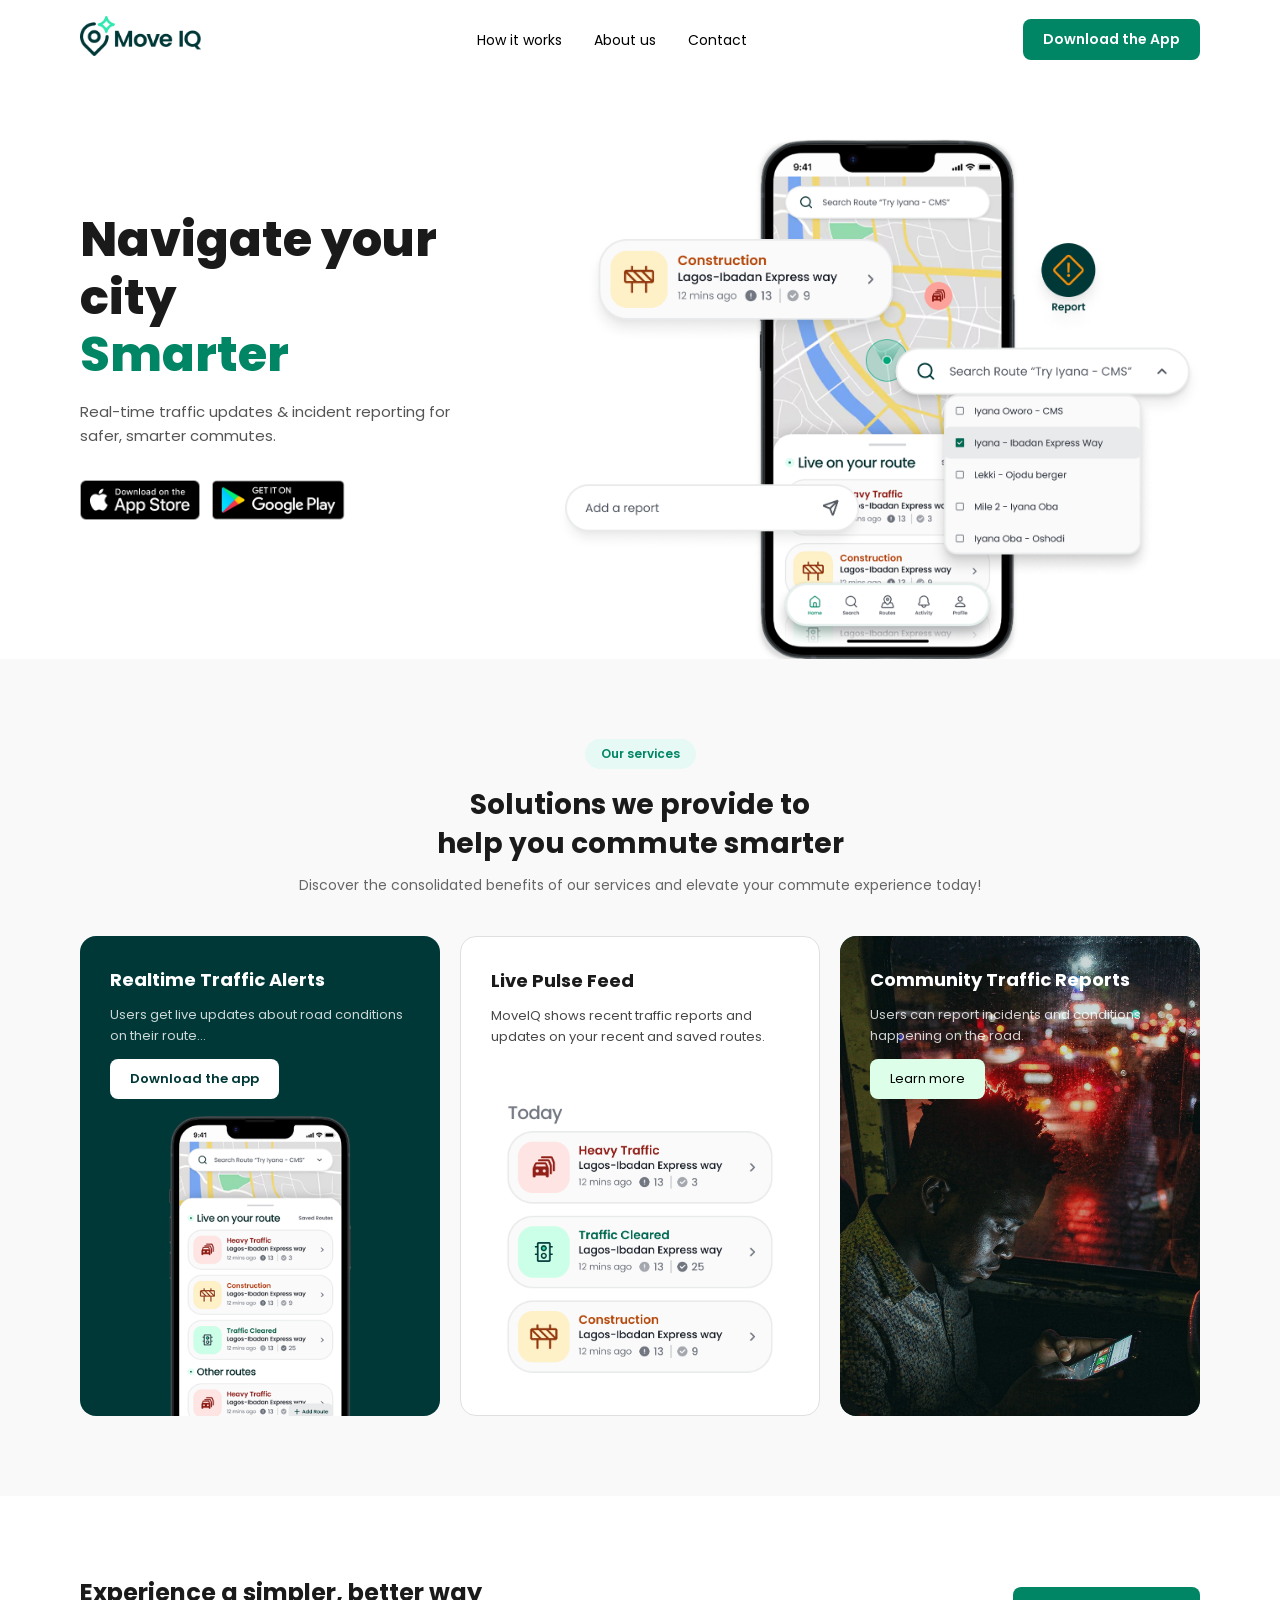
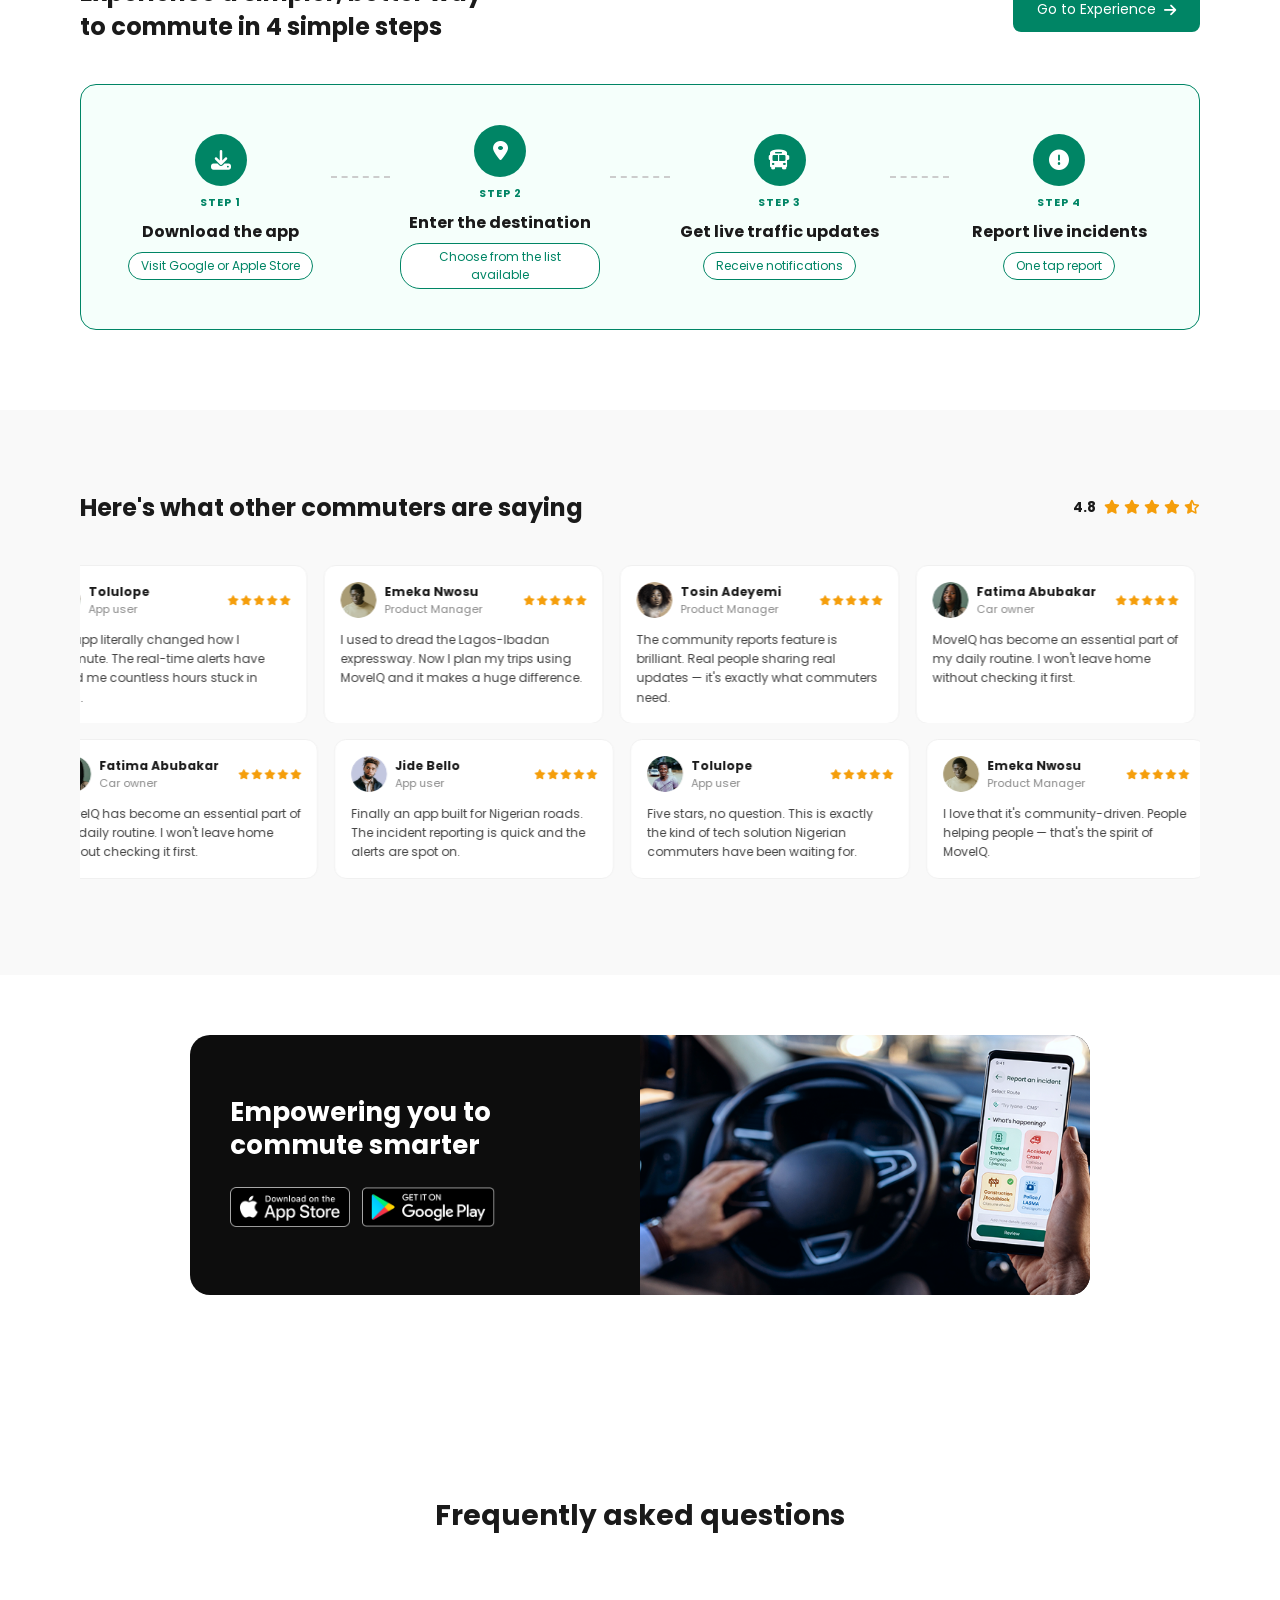
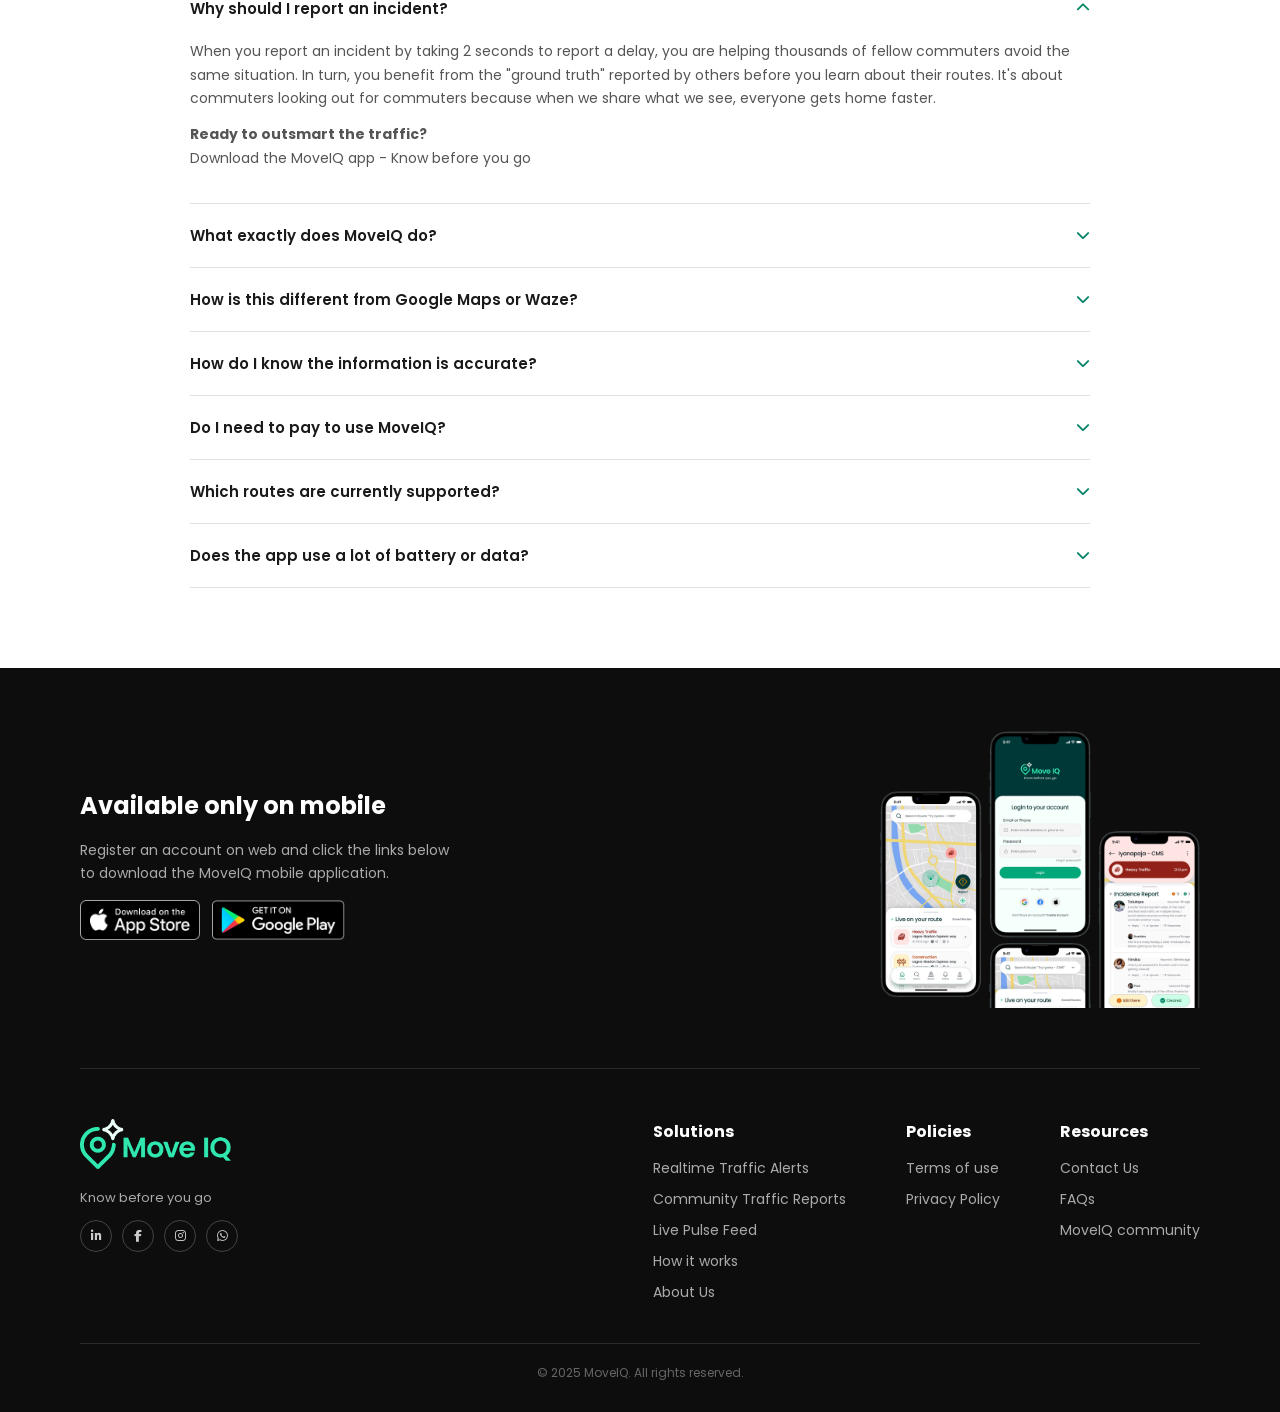
<file: index.html>
<!DOCTYPE html>
<html lang="en">
<head>
  <meta charset="UTF-8" />
  <meta name="viewport" content="width=device-width, initial-scale=1.0"/>
  <title>MoveIQ - Navigate your city Smarter</title>
  <link href="https://fonts.googleapis.com/css2?family=Poppins:wght@400;500;600;700;800&display=swap" rel="stylesheet">
  <link rel="stylesheet" href="style.css" />
  <link rel="stylesheet" href="https://cdnjs.cloudflare.com/ajax/libs/font-awesome/6.5.0/css/all.min.css" />
</head>
<body>

  <!-- NAVBAR -->
  <nav class="navbar">
    <div class="nav-container">
      <a href="#" class="nav-logo">
        <img src="logo.png" alt="MoveIQ Logo" />
      </a>
      <ul class="nav-links">
  <li><a href="How it works.html">How it works</a></li>
  <li><a href="about.html">About us</a></li>
  <li><a href="about.html#contact">Contact</a></li>
</ul>
      <a href="https://drive.google.com/drive/folders/1GavteM7Zzd3spjAyJ759Hu1LQ2ftnLMX?usp=sharing" class="btn-primary">Download the App</a>
      <button class="hamburger" onclick="document.getElementById('mobileMenu').classList.toggle('open')">
        <i class="fas fa-bars"></i>
      </button>
    </div>
    <div class="mobile-menu" id="mobileMenu">
      <ul>
        <li><a href="How it works.html">How it works</a></li>
        <li><a href="about.html">About us</a></li>
        <li><a href="about.html#contact">Contact</a></li>
        <li><a href="https://drive.google.com/drive/folders/1GavteM7Zzd3spjAyJ759Hu1LQ2ftnLMX?usp=sharing" class="btn-primary">Download the App</a></li>
      </ul>
    </div>
  </nav>

  <!-- HERO SECTION -->
  <section class="hero">
    <div class="hero-container">
      <div class="hero-text">
        <h1>Navigate your city<br/><span class="hero-accent">Smarter</span></h1>
        <p>Real-time traffic updates & incident reporting for safer, smarter commutes.</p>
        <div class="store-buttons">
          <a href="#"><img src="appstore.png" alt="App Store" /></a>
          <a href="#"><img src="googleplay.png" alt="Google Play" /></a>
        </div>
      </div>
      <div class="hero-image">
        <img src="Hero Photo.png" alt="MoveIQ App" />
      </div>
    </div>
  </section>

  <!-- SERVICES SECTION -->
  <section class="services">
    <div class="services-container">
      <span class="section-tag">Our services</span>
      <h2>Solutions we provide to<br/>help you commute smarter</h2>
      <p class="section-sub">Discover the consolidated benefits of our services and elevate your commute experience today!</p>

      <div class="services-grid">

        <!-- Card 1 -->
        <div class="service-card dark">
          <h3>Realtime Traffic Alerts</h3>
          <p>Users get live updates about road conditions on their route...</p>
          <a href="https://drive.google.com/drive/folders/1GavteM7Zzd3spjAyJ759Hu1LQ2ftnLMX?usp=sharing" class="btn-white">Download the app</a>
          <div class="service-image">
            <img src="service-phone1.png" alt="Traffic Alerts" />
          </div>
        </div>

        <!-- Card 2 -->
<div class="service-card light">
  <h3>Live Pulse Feed</h3>
  <p>MoveIQ shows recent traffic reports and updates on your recent and saved routes.</p>
  <div class="service-image">
    <img src="pulse-feed.png" alt="Live Pulse Feed" />
  </div>
</div>
        

        <!-- Card 3 -->
        <div class="service-card dark image-bg">
          <h3>Community Traffic Reports</h3>
          <p>Users can report incidents and conditions happening on the road.</p>
          <a href="#" class="btn-outline">Learn more</a>
          <div class="service-overlay-img">
            <img src="service-community.png" alt="Community" />
          </div>
        </div>

      </div>
    </div>
  </section>

  <!-- 4 STEPS SECTION -->
  <section class="steps-section">
    <div class="steps-container">
      <div class="steps-header">
        <h2>Experience a simpler, better way<br/>to commute in 4 simple steps</h2>
        <a href="How it works.html" class="btn-go">Go to Experience <i class="fas fa-arrow-right"></i></a>
      </div>
      <div class="steps-card">
        <div class="step">
          <div class="step-icon"><i class="fas fa-download"></i></div>
          <div class="step-label">STEP 1</div>
          <div class="step-title">Download the app</div>
          <div class="step-sub">Visit Google or Apple Store</div>
        </div>
        <div class="step-divider"></div>
        <div class="step">
          <div class="step-icon"><i class="fas fa-location-dot"></i></div>
          <div class="step-label">STEP 2</div>
          <div class="step-title">Enter the destination</div>
          <div class="step-sub">Choose from the list available</div>
        </div>
        <div class="step-divider"></div>
        <div class="step">
          <div class="step-icon"><i class="fas fa-bus"></i></div>
          <div class="step-label">STEP 3</div>
          <div class="step-title">Get live traffic updates</div>
          <div class="step-sub">Receive notifications</div>
        </div>
        <div class="step-divider"></div>
        <div class="step">
          <div class="step-icon"><i class="fas fa-circle-exclamation"></i></div>
          <div class="step-label">STEP 4</div>
          <div class="step-title">Report live incidents</div>
          <div class="step-sub">One tap report</div>
        </div>
      </div>
    </div>
  </section>

    <!-- TESTIMONIALS SECTION -->
  <section class="testimonials">
    <div class="testimonials-container">
      <div class="testimonials-header">
        <h2>Here's what other commuters are saying</h2>
        <div class="rating">
          <span>4.8</span>
          <i class="fas fa-star"></i>
          <i class="fas fa-star"></i>
          <i class="fas fa-star"></i>
          <i class="fas fa-star"></i>
          <i class="fas fa-star-half-alt"></i>
        </div>
      </div>

      <!-- ROW 1 -->
      <div class="testimonials-track-wrapper">
        <div class="testimonials-track" id="track1">
          <div class="testimonial-card">
            <div class="testimonial-top">
              <img src="Tolulopeimage.png" alt="Tolulope" class="testimonial-avatar"/>
              <div><p class="testimonial-name">Tolulope</p><p class="testimonial-role">App user</p></div>
              <div class="testimonial-stars"><i class="fas fa-star"></i><i class="fas fa-star"></i><i class="fas fa-star"></i><i class="fas fa-star"></i><i class="fas fa-star"></i></div>
            </div>
            <p class="testimonial-text">This app literally changed how I commute. The real-time alerts have saved me countless hours stuck in traffic.</p>
          </div>
          <div class="testimonial-card">
            <div class="testimonial-top">
              <img src="Emeka.png" alt="Emeka Nwosu" class="testimonial-avatar"/>
              <div><p class="testimonial-name">Emeka Nwosu</p><p class="testimonial-role">Product Manager</p></div>
              <div class="testimonial-stars"><i class="fas fa-star"></i><i class="fas fa-star"></i><i class="fas fa-star"></i><i class="fas fa-star"></i><i class="fas fa-star"></i></div>
            </div>
            <p class="testimonial-text">I used to dread the Lagos-Ibadan expressway. Now I plan my trips using MoveIQ and it makes a huge difference.</p>
          </div>
          <div class="testimonial-card">
            <div class="testimonial-top">
              <img src="Tosinimg.png" alt="Tosin Adeyemi" class="testimonial-avatar"/>
              <div><p class="testimonial-name">Tosin Adeyemi</p><p class="testimonial-role">Product Manager</p></div>
              <div class="testimonial-stars"><i class="fas fa-star"></i><i class="fas fa-star"></i><i class="fas fa-star"></i><i class="fas fa-star"></i><i class="fas fa-star"></i></div>
            </div>
            <p class="testimonial-text">The community reports feature is brilliant. Real people sharing real updates — it's exactly what commuters need.</p>
          </div>
          <div class="testimonial-card">
            <div class="testimonial-top">
              <img src="Fatimaimage.png" alt="Fatima Abubakar" class="testimonial-avatar"/>
              <div><p class="testimonial-name">Fatima Abubakar</p><p class="testimonial-role">Car owner</p></div>
              <div class="testimonial-stars"><i class="fas fa-star"></i><i class="fas fa-star"></i><i class="fas fa-star"></i><i class="fas fa-star"></i><i class="fas fa-star"></i></div>
            </div>
            <p class="testimonial-text">MoveIQ has become an essential part of my daily routine. I won't leave home without checking it first.</p>
          </div>
          <div class="testimonial-card">
            <div class="testimonial-top">
              <img src="avatar1.png" alt="Chidi Okoro" class="testimonial-avatar"/>
              <div><p class="testimonial-name">Chidi Okoro</p><p class="testimonial-role">Daily commuter</p></div>
              <div class="testimonial-stars"><i class="fas fa-star"></i><i class="fas fa-star"></i><i class="fas fa-star"></i><i class="fas fa-star"></i><i class="fas fa-star"></i></div>
            </div>
            <p class="testimonial-text">Simple, fast, and accurate. Best commute app I've used so far and I've tried many others.</p>
          </div>
          <div class="testimonial-card">
            <div class="testimonial-top">
              <img src="Jide.png" alt="Jide Bello" class="testimonial-avatar"/>
              <div><p class="testimonial-name">Jide Bello</p><p class="testimonial-role">App user</p></div>
              <div class="testimonial-stars"><i class="fas fa-star"></i><i class="fas fa-star"></i><i class="fas fa-star"></i><i class="fas fa-star"></i><i class="fas fa-star"></i></div>
            </div>
            <p class="testimonial-text">Finally an app built for Nigerian roads. The incident reporting is quick and the alerts are spot on.</p>
          </div>
          <!-- Duplicates for infinite scroll -->
          <div class="testimonial-card">
            <div class="testimonial-top">
              <img src="Tolulopeimage.png" alt="Tolulope" class="testimonial-avatar"/>
              <div><p class="testimonial-name">Tolulope</p><p class="testimonial-role">App user</p></div>
              <div class="testimonial-stars"><i class="fas fa-star"></i><i class="fas fa-star"></i><i class="fas fa-star"></i><i class="fas fa-star"></i><i class="fas fa-star"></i></div>
            </div>
            <p class="testimonial-text">This app literally changed how I commute. The real-time alerts have saved me countless hours stuck in traffic.</p>
          </div>
          <div class="testimonial-card">
            <div class="testimonial-top">
              <img src="Emeka.png" alt="Emeka Nwosu" class="testimonial-avatar"/>
              <div><p class="testimonial-name">Emeka Nwosu</p><p class="testimonial-role">Product Manager</p></div>
              <div class="testimonial-stars"><i class="fas fa-star"></i><i class="fas fa-star"></i><i class="fas fa-star"></i><i class="fas fa-star"></i><i class="fas fa-star"></i></div>
            </div>
            <p class="testimonial-text">I used to dread the Lagos-Ibadan expressway. Now I plan my trips using MoveIQ and it makes a huge difference.</p>
          </div>
          <div class="testimonial-card">
            <div class="testimonial-top">
              <img src="Tosinimg.png" alt="Tosin Adeyemi" class="testimonial-avatar"/>
              <div><p class="testimonial-name">Tosin Adeyemi</p><p class="testimonial-role">Product Manager</p></div>
              <div class="testimonial-stars"><i class="fas fa-star"></i><i class="fas fa-star"></i><i class="fas fa-star"></i><i class="fas fa-star"></i><i class="fas fa-star"></i></div>
            </div>
            <p class="testimonial-text">The community reports feature is brilliant. Real people sharing real updates — it's exactly what commuters need.</p>
          </div>
        </div>
      </div>

      <!-- ROW 2 (desktop only) -->
      <div class="testimonials-track-wrapper desktop-only">
        <div class="testimonials-track" id="track2">
          <div class="testimonial-card">
            <div class="testimonial-top">
              <img src="Fatimaimage.png" alt="Fatima Abubakar" class="testimonial-avatar"/>
              <div><p class="testimonial-name">Fatima Abubakar</p><p class="testimonial-role">Car owner</p></div>
              <div class="testimonial-stars"><i class="fas fa-star"></i><i class="fas fa-star"></i><i class="fas fa-star"></i><i class="fas fa-star"></i><i class="fas fa-star"></i></div>
            </div>
            <p class="testimonial-text">MoveIQ has become an essential part of my daily routine. I won't leave home without checking it first.</p>
          </div>
          <div class="testimonial-card">
            <div class="testimonial-top">
              <img src="Jide.png" alt="Jide Bello" class="testimonial-avatar"/>
              <div><p class="testimonial-name">Jide Bello</p><p class="testimonial-role">App user</p></div>
              <div class="testimonial-stars"><i class="fas fa-star"></i><i class="fas fa-star"></i><i class="fas fa-star"></i><i class="fas fa-star"></i><i class="fas fa-star"></i></div>
            </div>
            <p class="testimonial-text">Finally an app built for Nigerian roads. The incident reporting is quick and the alerts are spot on.</p>
          </div>
          <div class="testimonial-card">
            <div class="testimonial-top">
              <img src="Tolulopeimage.png" alt="Tolulope" class="testimonial-avatar"/>
              <div><p class="testimonial-name">Tolulope</p><p class="testimonial-role">App user</p></div>
              <div class="testimonial-stars"><i class="fas fa-star"></i><i class="fas fa-star"></i><i class="fas fa-star"></i><i class="fas fa-star"></i><i class="fas fa-star"></i></div>
            </div>
            <p class="testimonial-text">Five stars, no question. This is exactly the kind of tech solution Nigerian commuters have been waiting for.</p>
          </div>
          <div class="testimonial-card">
            <div class="testimonial-top">
              <img src="Emeka.png" alt="Emeka Nwosu" class="testimonial-avatar"/>
              <div><p class="testimonial-name">Emeka Nwosu</p><p class="testimonial-role">Product Manager</p></div>
              <div class="testimonial-stars"><i class="fas fa-star"></i><i class="fas fa-star"></i><i class="fas fa-star"></i><i class="fas fa-star"></i><i class="fas fa-star"></i></div>
            </div>
            <p class="testimonial-text">I love that it's community-driven. People helping people — that's the spirit of MoveIQ.</p>
          </div>
          <div class="testimonial-card">
            <div class="testimonial-top">
              <img src="avatar1.png" alt="Chidi Okoro" class="testimonial-avatar"/>
              <div><p class="testimonial-name">Chidi Okoro</p><p class="testimonial-role">Daily commuter</p></div>
              <div class="testimonial-stars"><i class="fas fa-star"></i><i class="fas fa-star"></i><i class="fas fa-star"></i><i class="fas fa-star"></i><i class="fas fa-star"></i></div>
            </div>
            <p class="testimonial-text">Saved me from a 3-hour traffic jam last week. The early warning system is incredibly accurate.</p>
          </div>
          <div class="testimonial-card">
            <div class="testimonial-top">
              <img src="Tosinimg.png" alt="Tosin Adeyemi" class="testimonial-avatar"/>
              <div><p class="testimonial-name">Tosin Adeyemi</p><p class="testimonial-role">Product Manager</p></div>
              <div class="testimonial-stars"><i class="fas fa-star"></i><i class="fas fa-star"></i><i class="fas fa-star"></i><i class="fas fa-star"></i><i class="fas fa-star"></i></div>
            </div>
            <p class="testimonial-text">As someone who drives daily, this app is now non-negotiable for me. It just works every single time.</p>
          </div>
          <!-- Duplicates for infinite scroll -->
          <div class="testimonial-card">
            <div class="testimonial-top">
              <img src="Fatimaimage.png" alt="Fatima Abubakar" class="testimonial-avatar"/>
              <div><p class="testimonial-name">Fatima Abubakar</p><p class="testimonial-role">Car owner</p></div>
              <div class="testimonial-stars"><i class="fas fa-star"></i><i class="fas fa-star"></i><i class="fas fa-star"></i><i class="fas fa-star"></i><i class="fas fa-star"></i></div>
            </div>
            <p class="testimonial-text">MoveIQ has become an essential part of my daily routine. I won't leave home without checking it first.</p>
          </div>
          <div class="testimonial-card">
            <div class="testimonial-top">
              <img src="Jide.png" alt="Jide Bello" class="testimonial-avatar"/>
              <div><p class="testimonial-name">Jide Bello</p><p class="testimonial-role">App user</p></div>
              <div class="testimonial-stars"><i class="fas fa-star"></i><i class="fas fa-star"></i><i class="fas fa-star"></i><i class="fas fa-star"></i><i class="fas fa-star"></i></div>
            </div>
            <p class="testimonial-text">Finally an app built for Nigerian roads. The incident reporting is quick and the alerts are spot on.</p>
          </div>
          <div class="testimonial-card">
            <div class="testimonial-top">
              <img src="Tolulopeimage.png" alt="Tolulope" class="testimonial-avatar"/>
              <div><p class="testimonial-name">Tolulope</p><p class="testimonial-role">App user</p></div>
              <div class="testimonial-stars"><i class="fas fa-star"></i><i class="fas fa-star"></i><i class="fas fa-star"></i><i class="fas fa-star"></i><i class="fas fa-star"></i></div>
            </div>
            <p class="testimonial-text">Five stars, no question. This is exactly the kind of tech solution Nigerian commuters have been waiting for.</p>
          </div>
        </div>
      </div>

    </div>
  </section>

  <!-- CTA BANNER -->
  <div class="cta-banner-wrapper">
  <section class="cta-banner">
    <div class="cta-content">
      <h2>Empowering you to<br/>commute smarter</h2>
      <div class="cta-image mobile-only">
        <img src="cta-driver.png" alt="Driver using MoveIQ" />
      </div>
      <div class="store-buttons">
        <a href="#"><img src="appstore.png" alt="App Store" /></a>
        <a href="#"><img src="googleplay.png" alt="Google Play" /></a>
      </div>
    </div>
    <div class="cta-image desktop-cta-image">
      <img src="cta-driver.png" alt="Driver using MoveIQ" />
    </div>
  </section>
  </div>

  <!-- FAQ SECTION -->
  <section class="faq-section" id = 'Frequently asked questions1'>
    <div class="faq-container">
      <h2>Frequently asked questions</h2>

      <div class="faq-list">

        <div class="faq-item open">
          <div class="faq-question">
            <span>Why should I report an incident?</span>
            <i class="fas fa-chevron-up"></i>
          </div>
          <div class="faq-answer">
            <p>When you report an incident by taking 2 seconds to report a delay, you are helping thousands of fellow commuters avoid the same situation. In turn, you benefit from the "ground truth" reported by others before you learn about their routes. It's about commuters looking out for commuters because when we share what we see, everyone gets home faster.</p>
            <p><strong>Ready to outsmart the traffic?</strong><br/>Download the MoveIQ app - Know before you go</p>
          </div>
        </div>

        <div class="faq-item">
          <div class="faq-question">
            <span>What exactly does MoveIQ do?</span>
            <i class="fas fa-chevron-down"></i>
          </div>
          <div class="faq-answer">
            <p>MoveIQ is a community-driven traffic reporting platform that provides real-time updates on road conditions, incidents, and traffic situations across major Nigerian routes.</p>
          </div>
        </div>

        <div class="faq-item">
          <div class="faq-question">
            <span>How is this different from Google Maps or Waze?</span>
            <i class="fas fa-chevron-down"></i>
          </div>
          <div class="faq-answer">
            <p>Unlike Google Maps or Waze, MoveIQ is built specifically for Nigerian roads and commuters, with hyperlocal incident reporting and a community focused on Nigerian routes.</p>
          </div>
        </div>

        <div class="faq-item">
          <div class="faq-question">
            <span>How do I know the information is accurate?</span>
            <i class="fas fa-chevron-down"></i>
          </div>
          <div class="faq-answer">
            <p>All reports are verified through a community upvote system. The more people confirm an incident, the more reliable it becomes. Outdated reports are automatically flagged.</p>
          </div>
        </div>

        <div class="faq-item">
          <div class="faq-question">
            <span>Do I need to pay to use MoveIQ?</span>
            <i class="fas fa-chevron-down"></i>
          </div>
          <div class="faq-answer">
            <p>No, MoveIQ is completely free to download and use. Our mission is to make commuting better for everyone.</p>
          </div>
        </div>

        <div class="faq-item">
          <div class="faq-question">
            <span>Which routes are currently supported?</span>
            <i class="fas fa-chevron-down"></i>
          </div>
          <div class="faq-answer">
            <p>We currently support 10 major high-density transit routes across Lagos and Abuja, with plans to expand to more cities soon.</p>
          </div>
        </div>

        <div class="faq-item">
          <div class="faq-question">
            <span>Does the app use a lot of battery or data?</span>
            <i class="fas fa-chevron-down"></i>
          </div>
          <div class="faq-answer">
            <p>MoveIQ is optimized to use minimal data and battery. It only fetches updates when you're actively using the app or when a critical alert needs to be pushed to you.</p>
          </div>
        </div>

      </div>
    </div>
  </section>

  <!-- FOOTER -->
  <footer class="footer">

    <div class="footer-cta">
      <div class="footer-cta-left">
        <h2>Available only on mobile</h2>
        <p>Register an account on web and click the links below to download the MoveIQ mobile application.</p>
        <div class="store-buttons">
          <a href="#"><img src="appstore.png" alt="App Store" /></a>
          <a href="#"><img src="googleplay.png" alt="Google Play" /></a>
        </div>
      </div>
      <div class="footer-cta-right">
        <img src="phone-mockup.png" alt="App mockup" class="mockup-img" />
      </div>
    </div>

    <div class="footer-main">
      <div class="footer-brand">
        <div class="footer-logo"><img src="footer-logo.png" alt="MoveIQ" /></div>
        <p class="footer-tagline">Know before you go</p>
        <div class="footer-socials">
          <a href="#"><i class="fab fa-linkedin-in"></i></a>
          <a href="#"><i class="fab fa-facebook-f"></i></a>
          <a href="#"><i class="fab fa-instagram"></i></a>
          <a href="#"><i class="fab fa-whatsapp"></i></a>
        </div>
      </div>

      <div class="footer-links">
        <div class="footer-col">
          <h4>Solutions</h4>
          <a href="How it works.html#Realtime">Realtime Traffic Alerts</a>
          <a href="How it works.html#Community">Community Traffic Reports</a>
          <a href="How it works.html#Live">Live Pulse Feed</a>
          <a href="How it works.html">How it works</a>
          <a href="about.html">About Us</a>
        </div>
        <div class="footer-col">
          <h4>Policies</h4>
          <a href="#">Terms of use</a>
          <a href="#">Privacy Policy</a>
        </div>
        <div class="footer-col">
          <h4>Resources</h4>
          <a href="about.html#contact">Contact Us</a>
          <a href="#Frequently asked questions1">FAQs</a>
          <a href="#">MoveIQ community</a>
        </div>
      </div>
    </div>

    <div class="footer-bottom">
      <p>© 2025 MoveIQ. All rights reserved.</p>
    </div>

  </footer>

  <script>
    // Testimonials auto scroll
    const tracks = document.querySelectorAll('.testimonials-track');
    const speeds = [0.5, 0.4];
    let positions = [0, 0];
    let paused = false;
    let animFrame;

    function animate() {
      tracks.forEach((track, i) => {
        if (!paused) {
          positions[i] -= speeds[i];
          const half = track.scrollWidth / 2;
          if (Math.abs(positions[i]) >= half) {
            positions[i] = 0;
          }
          track.style.transform = `translateX(${positions[i]}px)`;
        }
      });
      animFrame = requestAnimationFrame(animate);
    }

    animate();

    // Pause on hover (desktop)
    document.querySelector('.testimonials').addEventListener('mouseenter', () => paused = true);
    document.querySelector('.testimonials').addEventListener('mouseleave', () => paused = false);

    // Pause on touch (mobile)
    document.querySelector('.testimonials').addEventListener('touchstart', () => paused = true);
    document.querySelector('.testimonials').addEventListener('touchend', () => paused = false);
  </script>
  <script>
    // FAQ Accordion
    const faqItems = document.querySelectorAll('.faq-item');
    faqItems.forEach(item => {
      const question = item.querySelector('.faq-question');
      question.addEventListener('click', () => {
        const isOpen = item.classList.contains('open');
        faqItems.forEach(i => {
          i.classList.remove('open');
          i.querySelector('.faq-question i').className = 'fas fa-chevron-down';
        });
        if (!isOpen) {
          item.classList.add('open');
          item.querySelector('.faq-question i').className = 'fas fa-chevron-up';
        }
      });
    });
  </script>

</body>
</html>
</file>
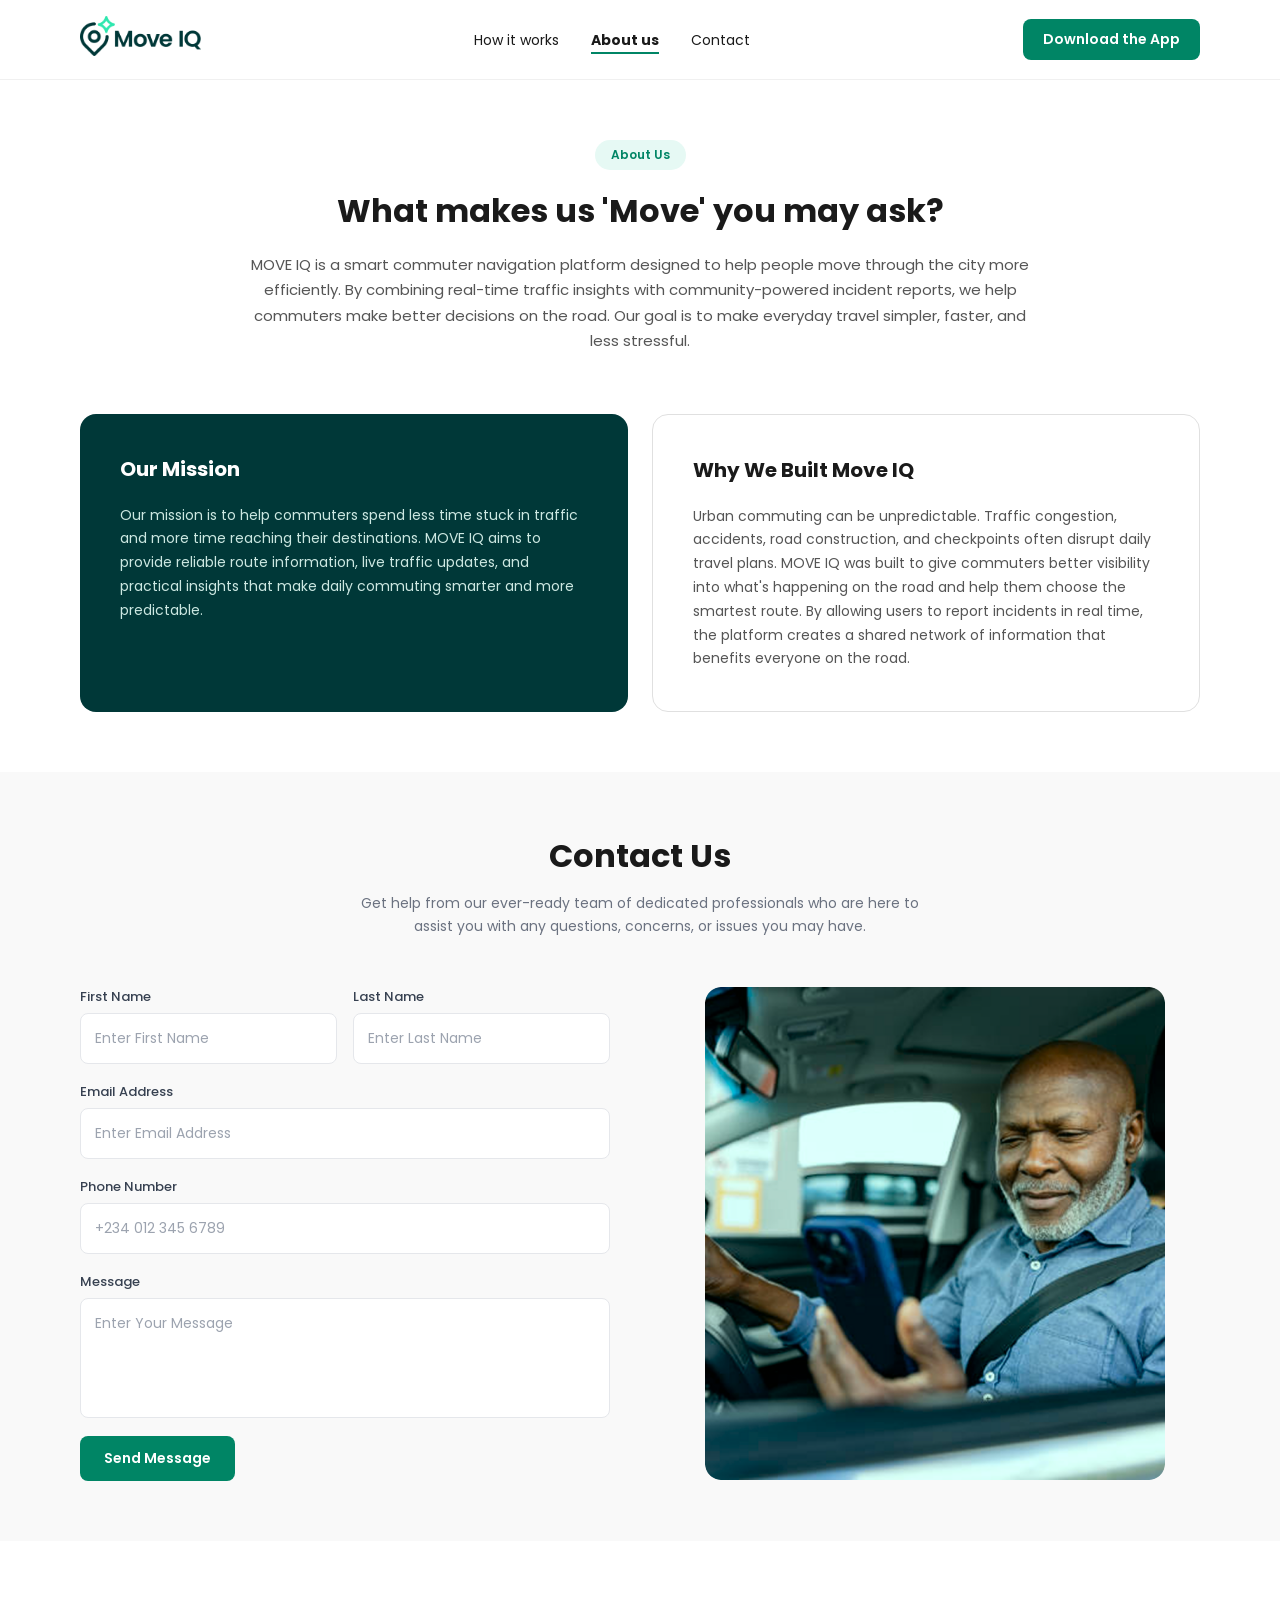
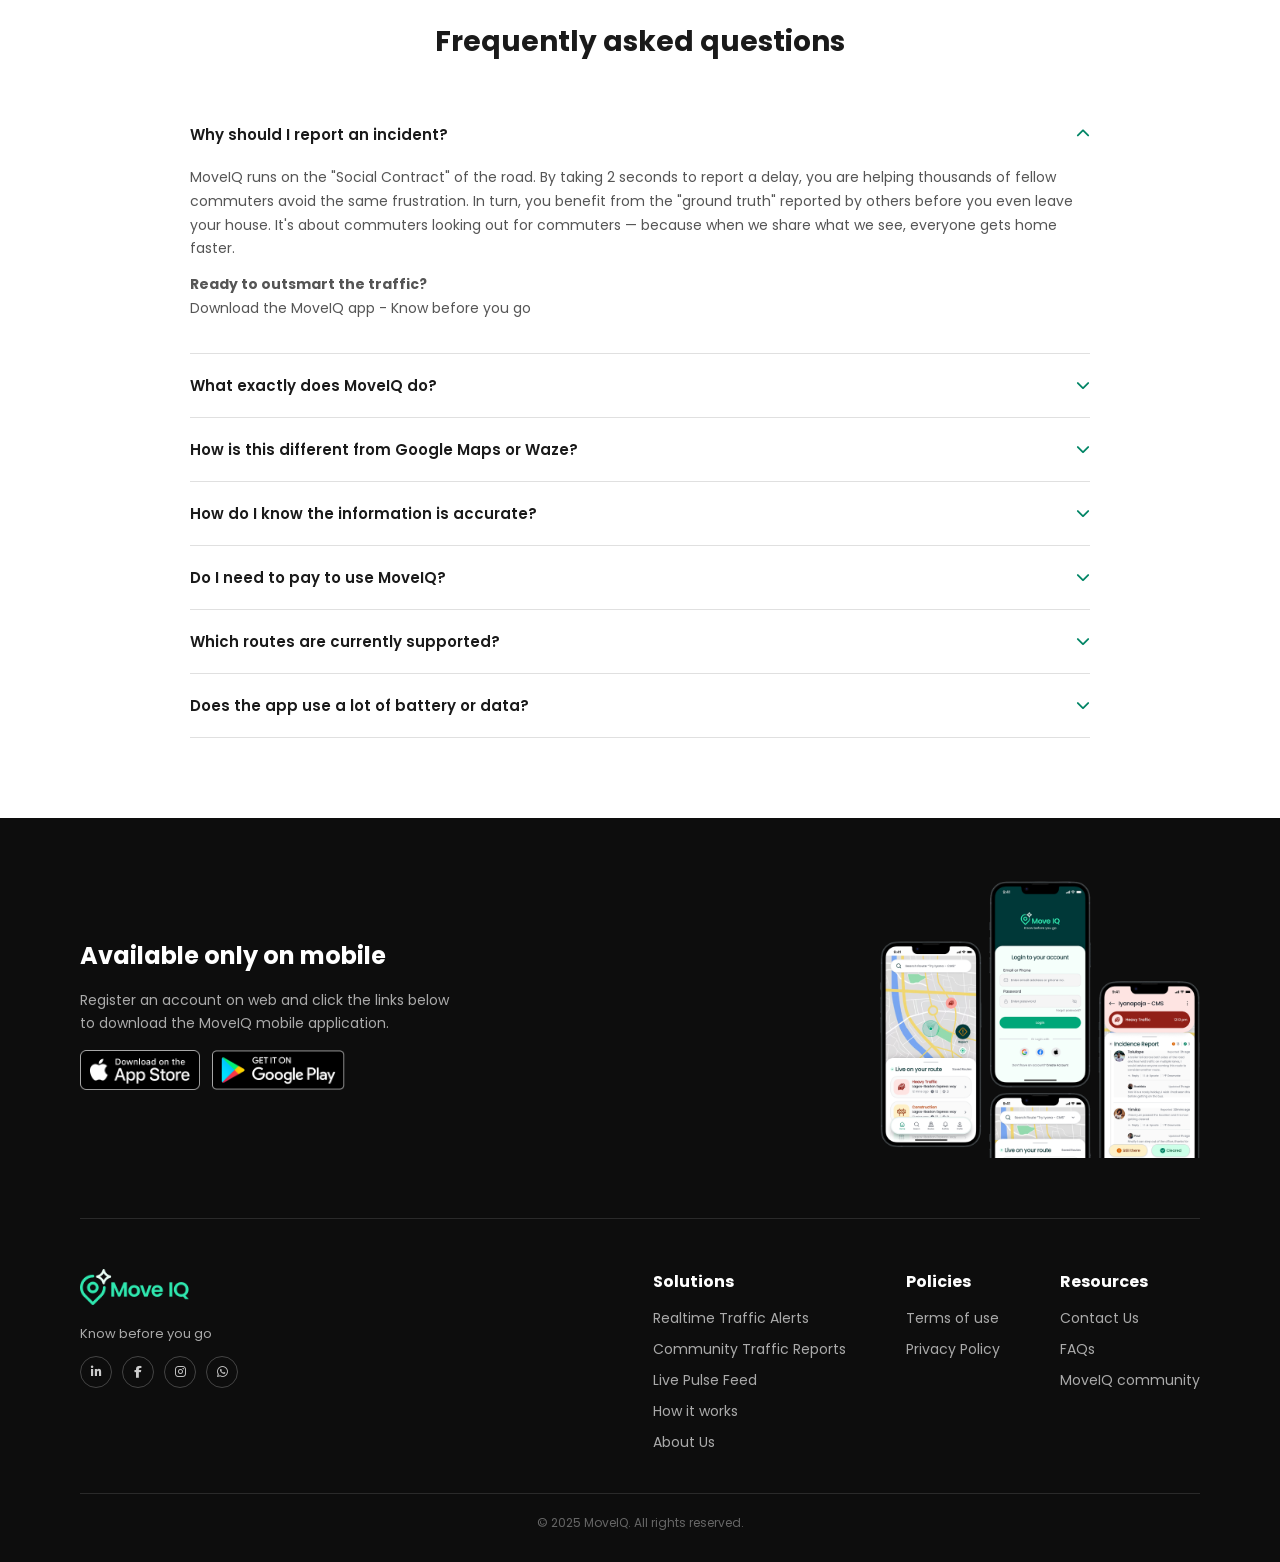
<file: about.html>
<!DOCTYPE html>
<html lang="en">

<head>
  <meta charset="UTF-8">
  <meta name="viewport" content="width=device-width, initial-scale=1.0">
  <title>MoveIQ - About Us</title>
  <link href="https://fonts.googleapis.com/css2?family=Poppins:wght@400;500;600;700;800&display=swap" rel="stylesheet">
  <link rel="stylesheet" href="https://cdnjs.cloudflare.com/ajax/libs/font-awesome/6.5.0/css/all.min.css" />
  <link rel="stylesheet" href="about.css" />
</head>

<body>

  <!-- NAVBAR -->
  <nav class="navbar">
    <div class="nav-container">
      <a href="index.html" class="nav-logo">
        <img src="logo.png" alt="MoveIQ Logo" />
      </a>
      <ul class="nav-links">
        <li><a href="How it works.html">How it works</a></li>
        <li><a href="about.html" class="active-page">About us</a></li>
        <li><a href="about.html#contact">Contact</a></li>
      </ul>
      <a href="https://drive.google.com/drive/folders/1GavteM7Zzd3spjAyJ759Hu1LQ2ftnLMX?usp=sharing" class="btn-primary">Download the App</a>
      <button class="hamburger" onclick="document.getElementById('aboutMobileMenu').classList.toggle('open')">
        <i class="fas fa-bars"></i>
      </button>
    </div>
    <div class="mobile-menu" id="aboutMobileMenu">
      <ul>
        <li><a href="How it works.html">How it works</a></li>
        <li><a href="about.html" class="active-page">About us</a></li>
        <li><a href="about.html#contact">Contact</a></li>
        <li><a href="https://drive.google.com/drive/folders/1GavteM7Zzd3spjAyJ759Hu1LQ2ftnLMX?usp=sharing" class="btn-primary">Download the App</a></li>
      </ul>
    </div>
  </nav>

  <!-- INTRO -->
  <section class="intro">
    <div class="intro-inner">
      <span class="badge">About Us</span>
      <h1>What makes us 'Move' you may ask?</h1>
      <p>MOVE IQ is a smart commuter navigation platform designed to help people move through the city more efficiently.
        By combining real-time traffic insights with community-powered incident reports, we help commuters make better
        decisions on the road. Our goal is to make everyday travel simpler, faster, and less stressful.</p>
    </div>
  </section>

  <!-- CARDS -->
  <section class="about">
    <div class="about-container">

      <div class="card mission">
        <h2>Our Mission</h2>
        <p>Our mission is to help commuters spend less time stuck in traffic and more time reaching their destinations.
          MOVE IQ aims to provide reliable route information, live traffic updates, and practical insights that make
          daily commuting smarter and more predictable.</p>
      </div>

      <div class="card why">
        <h2>Why We Built Move IQ</h2>
        <p>Urban commuting can be unpredictable. Traffic congestion, accidents, road construction, and checkpoints often
          disrupt daily travel plans. MOVE IQ was built to give commuters better visibility into what's happening on the
          road and help them choose the smartest route. By allowing users to report incidents in real time, the platform
          creates a shared network of information that benefits everyone on the road.</p>
      </div>

    </div>
  </section>

  <!-- CONTACT -->
  <section class="contact" id="contact">

    <div class="contact-header">
      <h2>Contact Us</h2>
      <p>Get help from our ever-ready team of dedicated professionals who are here to assist you with any questions,
        concerns, or issues you may have.</p>
    </div>

    <div class="contact-container">

      <div class="contact-form">
        <form>
          <div class="row">
            <div class="input-group">
              <label for="firstName">First Name</label>
              <input type="text" id="firstName" placeholder="Enter First Name">
            </div>
            <div class="input-group">
              <label for="lastName">Last Name</label>
              <input type="text" id="lastName" placeholder="Enter Last Name">
            </div>
          </div>

          <div class="input-group">
            <label for="email">Email Address</label>
            <input type="email" id="email" placeholder="Enter Email Address">
          </div>

          <div class="input-group">
            <label for="phone">Phone Number</label>
            <input type="tel" id="phone" placeholder="+234 012 345 6789">
          </div>

          <div class="input-group">
            <label for="message">Message</label>
            <textarea id="message" placeholder="Enter Your Message"></textarea>
          </div>

          <button type="submit">Send Message</button>
        </form>
      </div>

      <div class="contact-image">
        <img src="div.radix-themes.png" alt="Contact illustration">
      </div>

    </div>
  </section>

  <!-- FAQ -->
  <section class="faq-section" id = 'Frequently asked questions'>
    <div class="faq-container">
      <h2>Frequently asked questions</h2>
      <div class="faq-list">

        <div class="faq-item open">
          <div class="faq-question">
            <span>Why should I report an incident?</span>
            <i class="fas fa-chevron-up"></i>
          </div>
          <div class="faq-answer">
            <p>MoveIQ runs on the "Social Contract" of the road. By taking 2 seconds to report a delay, you are helping
              thousands of fellow commuters avoid the same frustration. In turn, you benefit from the "ground truth"
              reported by others before you even leave your house. It's about commuters looking out for commuters —
              because when we share what we see, everyone gets home faster.</p>
            <p><strong>Ready to outsmart the traffic?</strong><br />Download the MoveIQ app - Know before you go</p>
          </div>
        </div>

        <div class="faq-item">
          <div class="faq-question">
            <span>What exactly does MoveIQ do?</span>
            <i class="fas fa-chevron-down"></i>
          </div>
          <div class="faq-answer">
            <p>MoveIQ is a community-driven traffic reporting platform that provides real-time updates on road
              conditions, incidents, and traffic situations across major Nigerian routes.</p>
          </div>
        </div>

        <div class="faq-item">
          <div class="faq-question">
            <span>How is this different from Google Maps or Waze?</span>
            <i class="fas fa-chevron-down"></i>
          </div>
          <div class="faq-answer">
            <p>Unlike Google Maps or Waze, MoveIQ is built specifically for Nigerian roads and commuters, with
              hyperlocal incident reporting and a community focused on Nigerian routes.</p>
          </div>
        </div>

        <div class="faq-item">
          <div class="faq-question">
            <span>How do I know the information is accurate?</span>
            <i class="fas fa-chevron-down"></i>
          </div>
          <div class="faq-answer">
            <p>All reports are verified through a community upvote system. The more people confirm an incident, the more
              reliable it becomes.</p>
          </div>
        </div>

        <div class="faq-item">
          <div class="faq-question">
            <span>Do I need to pay to use MoveIQ?</span>
            <i class="fas fa-chevron-down"></i>
          </div>
          <div class="faq-answer">
            <p>No, MoveIQ is completely free to download and use.</p>
          </div>
        </div>

        <div class="faq-item">
          <div class="faq-question">
            <span>Which routes are currently supported?</span>
            <i class="fas fa-chevron-down"></i>
          </div>
          <div class="faq-answer">
            <p>We currently support 10 major high-density transit routes across Lagos and Abuja.</p>
          </div>
        </div>

        <div class="faq-item">
          <div class="faq-question">
            <span>Does the app use a lot of battery or data?</span>
            <i class="fas fa-chevron-down"></i>
          </div>
          <div class="faq-answer">
            <p>MoveIQ is optimized to use minimal data and battery.</p>
          </div>
        </div>

      </div>
    </div>
  </section>

  <!-- FOOTER -->
  <footer class="footer">

    <div class="footer-cta">
      <div class="footer-cta-left">
        <h2>Available only on mobile</h2>
        <p>Register an account on web and click the links below to download the MoveIQ mobile application.</p>
        <div class="store-buttons">
          <a href="#"><img src="appstore.png" alt="Download on the App Store" /></a>
          <a href="#"><img src="googleplay.png" alt="Get it on Google Play" /></a>
        </div>
      </div>
      <div class="footer-cta-right">
        <img src="phone-mockup.png" alt="MoveIQ app mockup" class="mockup-img" />
      </div>
    </div>

    <div class="footer-main">
      <div class="footer-brand">
        <div class="footer-logo"><img src="footer-logo.png" alt="MoveIQ" /></div>
        <p class="footer-tagline">Know before you go</p>
        <div class="footer-socials">
          <a href="#" aria-label="LinkedIn"><i class="fab fa-linkedin-in"></i></a>
          <a href="#" aria-label="Facebook"><i class="fab fa-facebook-f"></i></a>
          <a href="#" aria-label="Instagram"><i class="fab fa-instagram"></i></a>
          <a href="#" aria-label="WhatsApp"><i class="fab fa-whatsapp"></i></a>
        </div>
      </div>

      <div class="footer-links">
        <div class="footer-col">
          <h4>Solutions</h4>
          <a href="How it works.html#Realtime">Realtime Traffic Alerts</a>
          <a href="How it works.html#Community">Community Traffic Reports</a>
          <a href="How it works.html#Live">Live Pulse Feed</a>
          <a href="How it works.html">How it works</a>
          <a href="about.html">About Us</a>
        </div>
        <div class="footer-col">
          <h4>Policies</h4>
          <a href="#">Terms of use</a>
          <a href="#">Privacy Policy</a>
        </div>
        <div class="footer-col">
          <h4>Resources</h4>
          <a href="#contact">Contact Us</a>
          <a href="#Frequently asked questions">FAQs</a>
          <a href="#">MoveIQ community</a>
        </div>
      </div>
    </div>

    <div class="footer-bottom">
      <p>© 2025 MoveIQ. All rights reserved.</p>
    </div>

  </footer>


  <script>
    const faqItems = document.querySelectorAll('.faq-item');
    faqItems.forEach(item => {
      const question = item.querySelector('.faq-question');
      question.addEventListener('click', () => {
        const isOpen = item.classList.contains('open');
        faqItems.forEach(i => {
          i.classList.remove('open');
          i.querySelector('.faq-question i').className = 'fas fa-chevron-down';
        });
        if (!isOpen) {
          item.classList.add('open');
          item.querySelector('.faq-question i').className = 'fas fa-chevron-up';
        }
      });
    });
  </script>
</body>

</html>
</file>
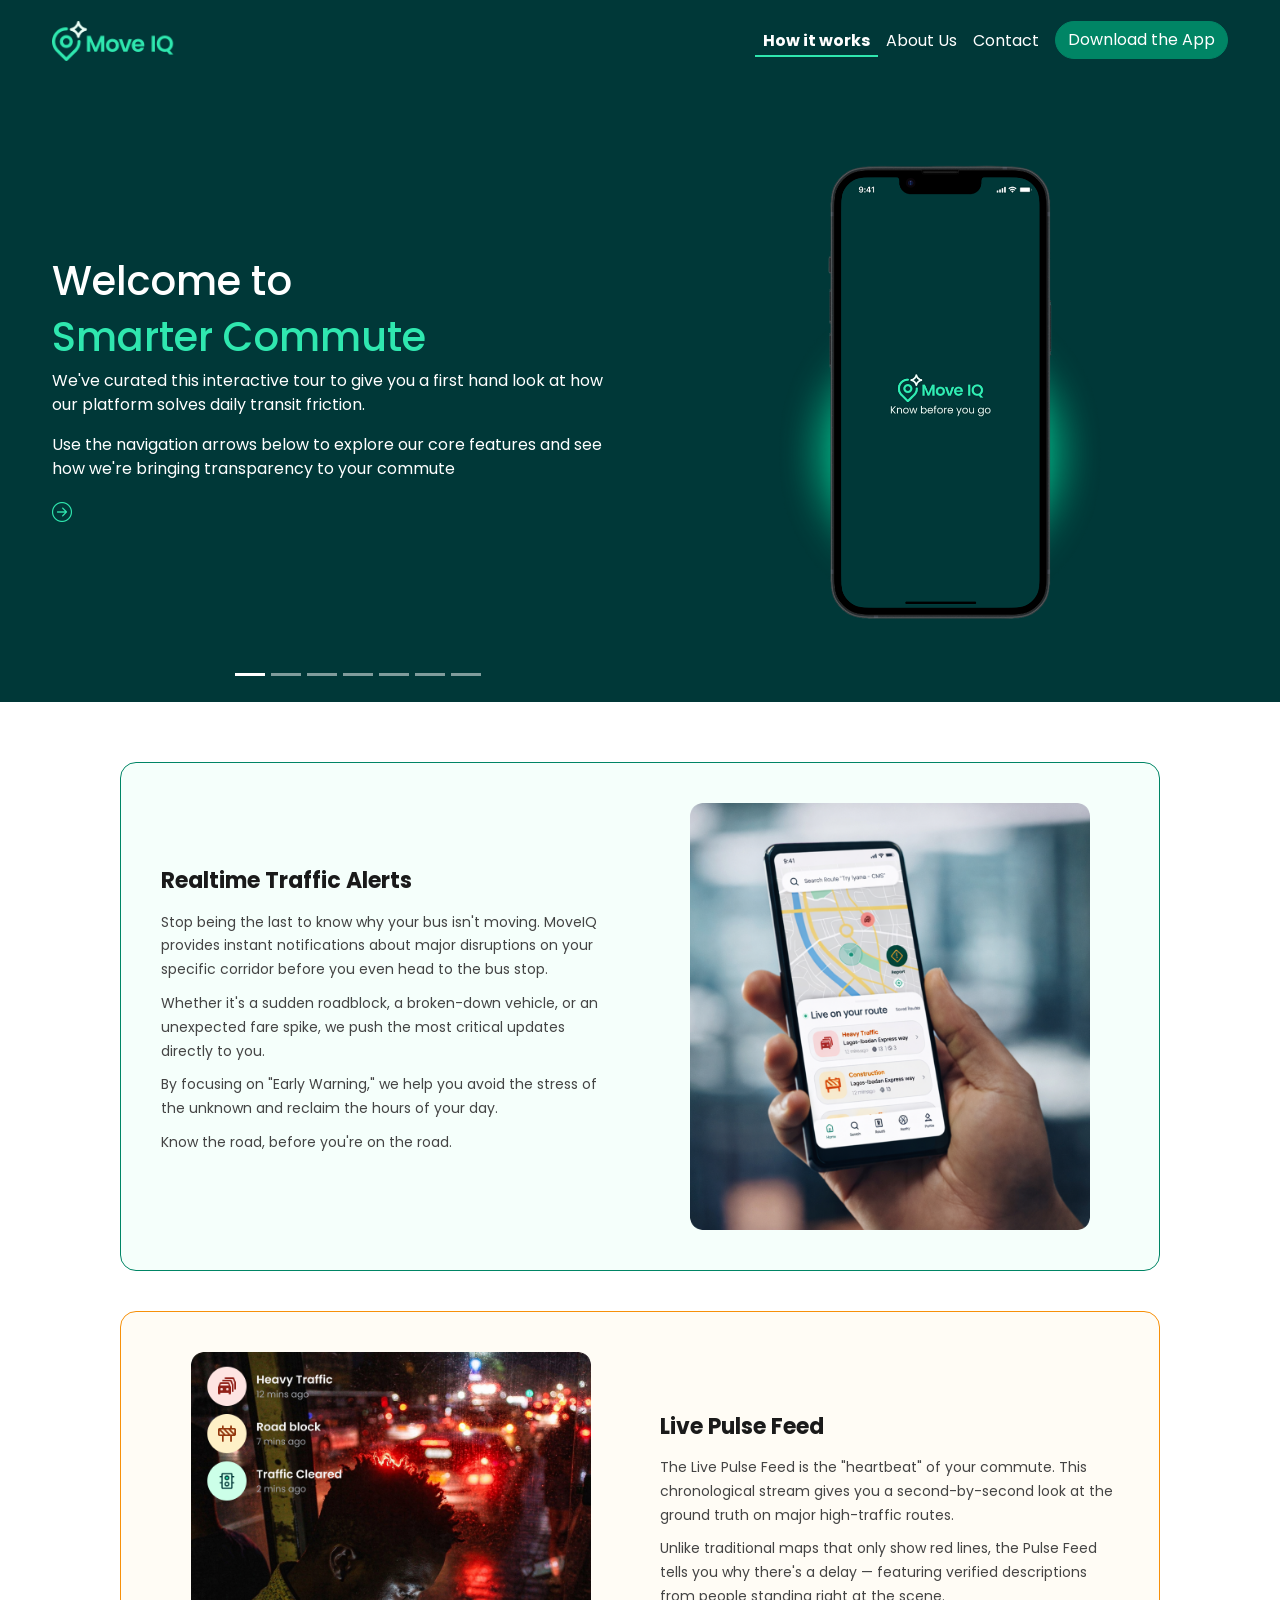
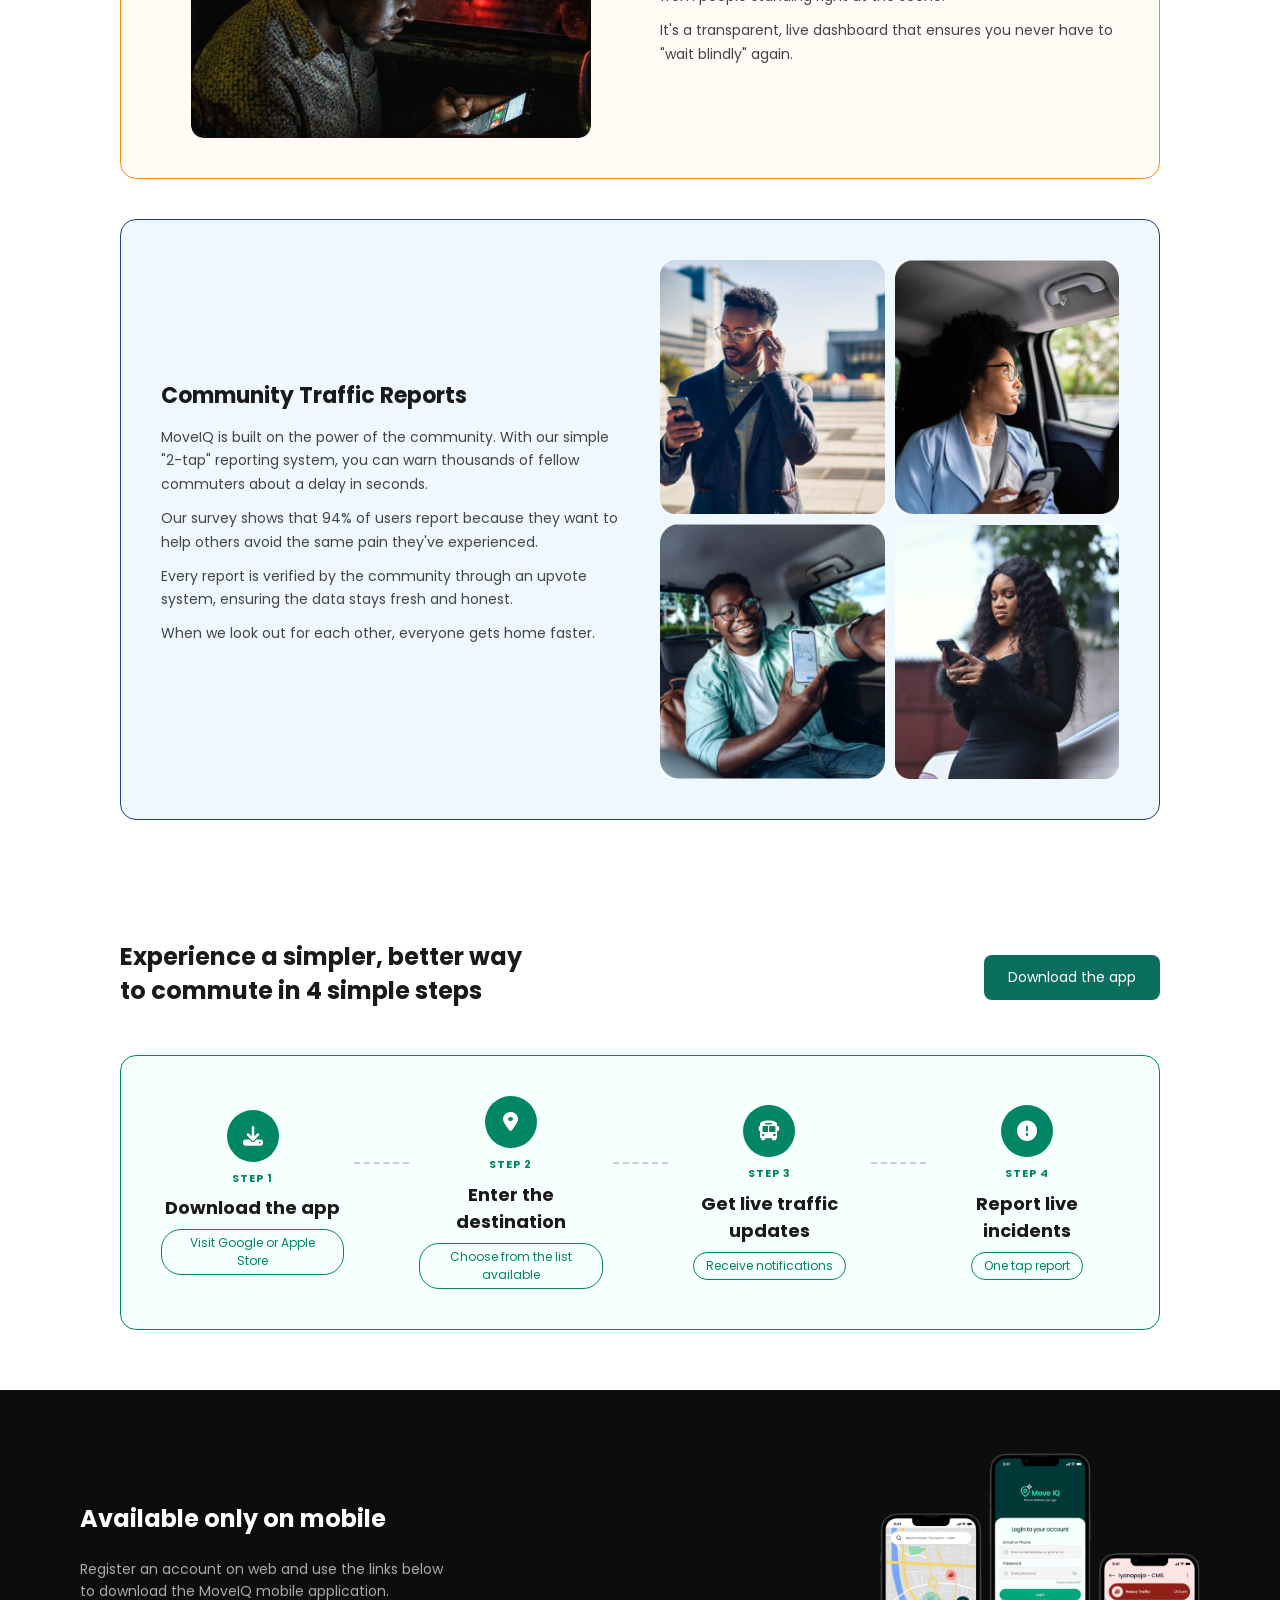
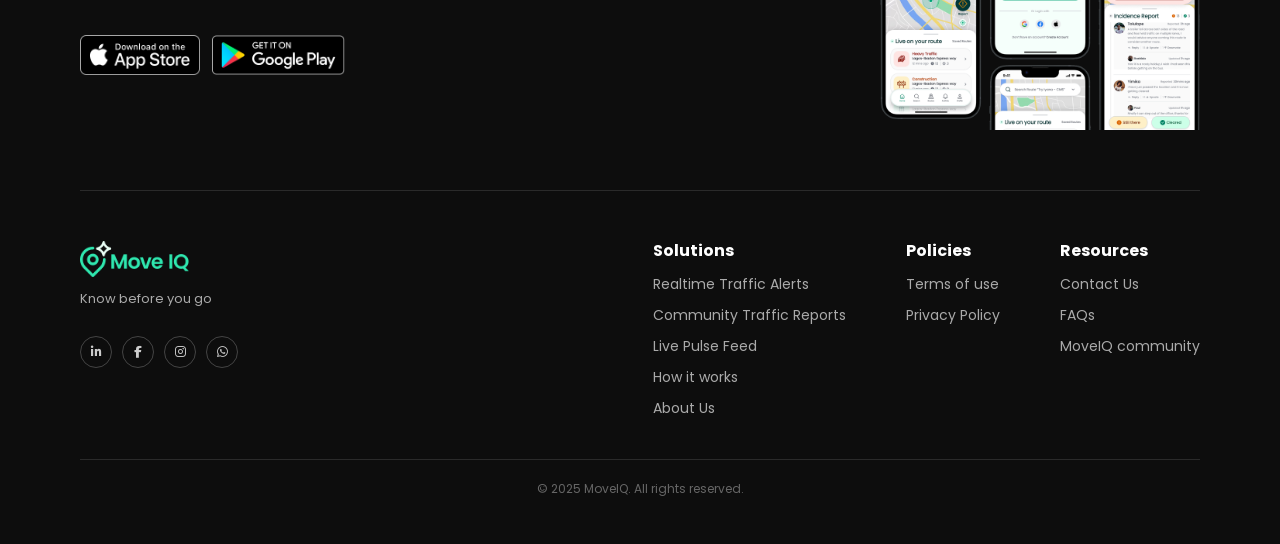
<file: How it works.html>
<!DOCTYPE html>
<html lang="en">
<head>
  <meta charset="UTF-8" />
  <meta name="viewport" content="width=device-width, initial-scale=1.0"/>
  <title>MoveIQ</title>
  <link href="https://fonts.googleapis.com/css2?family=Poppins:wght@400;500;600;700;800&display=swap" rel="stylesheet">
  <link href="https://cdn.jsdelivr.net/npm/bootstrap@5.3.8/dist/css/bootstrap.min.css" rel="stylesheet">
<link rel="stylesheet" href="https://cdn.jsdelivr.net/npm/bootstrap-icons@1.8.1/font/bootstrap-icons.css">
  <link rel="stylesheet" href="how it works.css" />
  <link rel="stylesheet" href="https://cdnjs.cloudflare.com/ajax/libs/font-awesome/6.5.0/css/all.min.css" />
</head>
<body>

   <!-- Navbar -->
     <nav class="navbar navbar-expand-lg navbar-light bg-info shadow-sm border-bottom border-5 border-primary">
  <div class="container-fluid">

    <!-- Navbar toggler -->
    <button class="navbar-toggler" type="button" data-bs-toggle="collapse" data-bs-target="#navbarSupportedContent">
      <span class="navbar-toggler-icon"></span>
    </button>

    <!-- Logo in the center -->
    <a class="navbar-brand text-success fw-bold" href="index.html">
      <img src="footer-logo.png" alt="logo" height="54" width="160">
      
    </a>

    <!-- Navbar links -->
    <div class="collapse navbar-collapse justify-content-end" id="navbarSupportedContent">
      

      <ul class="navbar-nav mb-2 mb-lg-0">

        <li class="nav-item"><a class="nav-link text-white active-page" href="/">How it works</a></li>
        <li class="nav-item"><a class="nav-link text-white" href="about.html">About Us</a></li>
        <li class="nav-item"><a class="nav-link text-white" href="about.html#contact">Contact</a></li>
    <!-- Download button -->
    <li class="nav-item ms-2">
      <a href="https://drive.google.com/drive/folders/1GavteM7Zzd3spjAyJ759Hu1LQ2ftnLMX?usp=sharing" class="btn btn-success rounded-pill">
        Download the App
      </a>
  
      </ul>
    </div>
  </div>
</nav>
<!-- Hero Section -->
 <div id="heroCarousel" class="carousel slide" data-bs-ride="carousel">
  <div class="carousel-indicators">
    <button type="button" data-bs-target="#heroCarousel" data-bs-slide-to="0" class="active"></button>
    <button type="button" data-bs-target="#heroCarousel" data-bs-slide-to="1"></button>
    <button type="button" data-bs-target="#heroCarousel" data-bs-slide-to="2"></button>
    <button type="button" data-bs-target="#heroCarousel" data-bs-slide-to="3"></button>
    <button type="button" data-bs-target="#heroCarousel" data-bs-slide-to="4"></button>
    <button type="button" data-bs-target="#heroCarousel" data-bs-slide-to="5"></button>
    <button type="button" data-bs-target="#heroCarousel" data-bs-slide-to="6"></button>
  </div>

  <div class="carousel-inner">

    <!-- Slide 1 -->
    <div class="carousel-item active bg-info">
      
      <!-- your row with text and image -->
       <div class="container">
        <div class="row">
        <div class="col-md-6">
          <h1 class="text-white">Welcome to</h1>
          <h1 class="text-success">Smarter Commute</h1>
          <p class="text-white">We've curated this interactive tour to give you a first hand look at how our platform solves daily transit friction.

          </p>
          <p class="text-white">Use the navigation arrows below to explore our core features and see how we're bringing transparency to your commute</p>
          <button type="button" data-bs-target="#heroCarousel" data-bs-slide="next" class="slide-arrow"><i class="bi bi-arrow-right-circle text-success fw-bold fs-5"></i></button>
        </div>
        <div class="col-md-6 d-flex align-items-center justify-content-center">
          <img src="image1.png" alt="image for slide 1" class="img-fluid">
        </div>
       </div>
       </div>
    </div>

    <!-- Slide 2 -->
    <div class="carousel-item bg-info">
      <!-- your row -->
       <div class="container">
        <div class="row">
        <div class="col-md-6">
          <h1 class="text-white">Access your</h1>
          <h1 class="text-success">Account</h1>
          <p class="text-white">Get started in seconds.
          </p>
          <p class="text-white">Sign in with your preferred socialnetwork or email to join the MoveIQ community. Your account doesn't just store your data, it tracks your impact.</p>
          <p class="text-white">See how many hours you've saved fellow commuters by contributing to the "Ground Truth".</p>
          <i class="bi bi-arrow-left-circle text-success fw-bold fs-5"></i>
          <button type="button" data-bs-target="#heroCarousel" data-bs-slide="next" class="slide-arrow"><i class="bi bi-arrow-right-circle text-success fw-bold fs-5"></i></button>
        </div>
        <div class="col-md-6 d-flex align-items-center justify-content-center">
          <img src="image2.png" alt="image for slide 2" class="img-fluid">
        </div>
       </div>
       </div>
    </div>

    <!-- Slide 3 -->
    <div class="carousel-item bg-info">
      <!-- your row -->
       <div class="container">
        <div class="row">
        <div class="col-md-6">
          <h1 class="text-white">On your</h1>
          <h1 class="text-success">Dashboard</h1>
          <p class="text-white">Everything you need to outsmart the commute all in one place.
          </p>
          <ul>
            <li class="text-white">Saved routes: Instant "Pulse Checks" on your most travelled corridors.</li>
            <li class="text-white">The live map: A high-level view of verified road incidents nearby.</li>
            <li class="text-white">Route Search: Quick access to our 10 major high-density transit routes.</li>
            <li class="text-white">The "Report" Button: Your 2-tap shortcut to helping the community.</li>
          </ul>
          <i class="bi bi-arrow-left-circle text-success fw-bold fs-5"></i>
          <button type="button" data-bs-target="#heroCarousel" data-bs-slide="next" class="slide-arrow"><i class="bi bi-arrow-right-circle text-success fw-bold fs-5"></i></button>
        </div>
        <div class="col-md-6 d-flex align-items-center justify-content-center">
          <img src="image3.png" alt="image for slide 3" class="img-fluid">
        </div>
       </div>
       </div>
    </div>

    <!-- Slide 4 -->
    <div class="carousel-item bg-info">
      <!-- your row -->
       <div class="container">
        <div class="row">
        <div class="col-md-6">
          <h1 class="text-white">Detailed</h1>
          <h1 class="text-success">Incident Reports</h1>
          <p class="text-white">See the road through the eyes of fellow commuters. Our reports aren't just dots on a map; they are live feeds featuring timestamps and real-time community comments. Use the "Still there?" button to verify an incident and keep the data fresh for the next person.
          </p>
          
          <i class="bi bi-arrow-left-circle text-success fw-bold fs-5"></i>
          <button type="button" data-bs-target="#heroCarousel" data-bs-slide="next" class="slide-arrow"><i class="bi bi-arrow-right-circle text-success fw-bold fs-5"></i></button>
        </div>
        <div class="col-md-6 d-flex align-items-center justify-content-center">
          <img src="image4.png" alt="image for slide 4" class="img-fluid">
        </div>
       </div>
       </div>
    </div>

    <!-- Slide 5 -->
    <div class="carousel-item bg-info">
      <!-- your row -->
       <div class="container">
        <div class="row">
        <div class="col-md-6">
          <h1 class="text-white">Report</h1>
          <h1 class="text-success">an Incident</h1>
          <p class="text-white">Be the hero of the morning rush. With just two taps, you can report accidents, roadblocks, or sudden fare spikes.
          </p>
          <p class="text-white">Add an optional comment for extra context and help your fellow commuters make smarter decisions before they even leave home.</p>
          
          <i class="bi bi-arrow-left-circle text-success fw-bold fs-5"></i>
          <button type="button" data-bs-target="#heroCarousel" data-bs-slide="next" class="slide-arrow"><i class="bi bi-arrow-right-circle text-success fw-bold fs-5"></i></button>
        </div>
        <div class="col-md-6 d-flex align-items-center justify-content-center">
          <img src="image5.png" alt="image for slide 5" class="img-fluid">
        </div>
       </div>
       </div>
    </div>

    <!-- Slide 6 -->
    <div class="carousel-item bg-info">
      <!-- your row -->
       <div class="container">
        <div class="row">
        <div class="col-md-6">
          <h1 class="text-white">Your Personal</h1>
          <h1 class="text-success">Dashboard</h1>
          <p class="text-white">Your altruism deserves to be seen. Use your personal dashboard to track every report and verification you've made.</p>
          <p class="text-white">See the tangible differnce you've made in making urban transit predictable and stress-free for everyone.</p>
          
          <i class="bi bi-arrow-left-circle text-success fw-bold fs-5"></i>
          <button type="button" data-bs-target="#heroCarousel" data-bs-slide="next" class="slide-arrow"><i class="bi bi-arrow-right-circle text-success fw-bold fs-5"></i></button>
        </div>
        <div class="col-md-6 d-flex align-items-center justify-content-center">
          <img src="image6.png" alt="image for slide 6" class="img-fluid">
        </div>
       </div>
       </div>
    </div>

    <!-- Slide 7 -->
    <div class="carousel-item bg-info">
      <!-- your row -->
       <div class="container">
        <div class="row">
        <div class="col-md-6">
          <h1 class="text-white">Ready to</h1>
          <h1 class="text-success">Commute Smarter?</h1>
          <p class="text-white">MoveIQ is fuelled by people like you-commuters who believe that a simple report can save someone else's day. Your acts of altruism are the engine of this service.
          </p>
          <p class="text-white">Join the movement today</p>
          
          <i class="bi bi-arrow-left-circle text-success fw-bold fs-5"></i>
          <button type="button" data-bs-target="#heroCarousel" data-bs-slide="next" class="slide-arrow"><i class="bi bi-arrow-right-circle text-success fw-bold fs-5"></i></button>
        </div>
        <div class="col-md-6 d-flex align-items-center justify-content-center">
          <img src="image7.png" alt="image for slide 7" class="img-fluid">
        </div>
       </div>
       </div>
    </div>

  </div>

</div>

<section class="features">

  <!-- Card 1: text left, image right -->
  <div id = "Realtime" class="feature-card">
    <div class="feature-text">
      <h2>Realtime Traffic Alerts</h2>
      <p>Stop being the last to know why your bus isn't moving. MoveIQ provides instant notifications about major disruptions on your specific corridor before you even head to the bus stop.</p>
      <p>Whether it's a sudden roadblock, a broken-down vehicle, or an unexpected fare spike, we push the most critical updates directly to you.</p>
      <p>By focusing on "Early Warning," we help you avoid the stress of the unknown and reclaim the hours of your day.</p>
      <p>Know the road, before you're on the road.</p>
    </div>
    <div class="feature-image">
      <img src="traffic-alerts.png" alt="Realtime Traffic Alerts" />
    </div>
  </div>

  <!-- Card 2: image left, text right -->
  <div id = 'Live' class="feature-card ">
    <div class="feature-image">
      <img src="live-pulse.png" alt="Live Pulse Feed" />
    </div>
    <div class="feature-text">
      <h2>Live Pulse Feed</h2>
      <p>The Live Pulse Feed is the "heartbeat" of your commute. This chronological stream gives you a second-by-second look at the ground truth on major high-traffic routes.</p>
      <p>Unlike traditional maps that only show red lines, the Pulse Feed tells you why there's a delay — featuring verified descriptions from people standing right at the scene.</p>
      <p>It's a transparent, live dashboard that ensures you never have to "wait blindly" again.</p>
    </div>
  </div>

  <!-- Card 3: text left, image right -->
  <div id = "Community" class="feature-card">
    <div class="feature-text">
      <h2>Community Traffic Reports</h2>
      <p>MoveIQ is built on the power of the community. With our simple "2-tap" reporting system, you can warn thousands of fellow commuters about a delay in seconds.</p>
      <p>Our survey shows that 94% of users report because they want to help others avoid the same pain they've experienced.</p>
      <p>Every report is verified by the community through an upvote system, ensuring the data stays fresh and honest.</p>
      <p>When we look out for each other, everyone gets home faster.</p>
    </div>
    <div class="feature-image image-grid">
      <img src="community1.jpg" alt="Community 1" />
      <img src="community2.jpg" alt="Community 2" />
      <img src="community3.jpg" alt="Community 3" />
      <img src="community4.jpg" alt="Community 4" />
    </div>
  </div>

</section>


<!-- 4 STEPS SECTION -->
<section class="steps-section">

  <div class="steps-header">
    <h2>Experience a simpler, better way <br/> to commute in 4 simple steps</h2>
    <a href="https://drive.google.com/drive/folders/1GavteM7Zzd3spjAyJ759Hu1LQ2ftnLMX?usp=sharing" class="btn-download">Download the app</i></a>
  </div>

  <div class="steps-card">

    <div class="step">
      <div class="step-icon"><i class="fas fa-download"></i></div>
      <div class="step-label">STEP 1</div>
      <div class="step-title">Download the app</div>
      <div class="step-sub">Visit Google or Apple Store</div>
    </div>

    <div class="step-divider"></div>

    <div class="step">
      <div class="step-icon"><i class="fas fa-location-dot"></i></div>
      <div class="step-label">STEP 2</div>
      <div class="step-title">Enter the destination</div>
      <div class="step-sub">Choose from the list available</div>
    </div>

    <div class="step-divider"></div>

    <div class="step">
      <div class="step-icon"><i class="fas fa-bus"></i></div>
      <div class="step-label">STEP 3</div>
      <div class="step-title">Get live traffic updates</div>
      <div class="step-sub">Receive notifications</div>
    </div>

    <div class="step-divider"></div>

  <div class="step">
    <div class="step-icon"><i class="fas fa-circle-exclamation"></i></div>
      <div class="step-label">STEP 4</div>
      <div class="step-title">Report live incidents</div>
      <div class="step-sub">One tap report</div>
    </div>

  </div>

</section>

<footer class="footer">

  <!-- Top: Mobile CTA -->
  <div class="footer-cta">
    <div class="footer-cta-left">
      <h2>Available only on mobile</h2>
      <p>Register an account on web and use the links below to download the MoveIQ mobile application.</p>
      <div class="store-buttons">
        <a href="#"><img src="appstore.png" alt="Download on App Store" /></a>
        <a href="#"><img src="googleplay.png" alt="Get it on Google Play" /></a>
      </div>
    </div>
    <div class="footer-cta-right">
      <img src="phone-mockup.png" alt="App Screenshot 1" class="mockup-img" />
      <!-- <img src="phone-mockup2.png" alt="App Screenshot 2" class="mockup-img" /> -->
    </div>
  </div>

  <!-- Bottom: Logo + links -->
  <div class="footer-main">

    <div class="footer-brand">
      <div class="footer-logo"><img src="footer-logo.png"></div>
      <p class="footer-tagline">Know before you go</p>
     <div class="footer-socials">
     <a href="#"><i class="fab fa-linkedin-in"></i></a>
    <a href="#"><i class="fab fa-facebook-f"></i></a>
    <a href="#"><i class="fab fa-instagram"></i></a>
    <a href="#"><i class="fab fa-whatsapp"></i></a>
</div>
    </div>

    <div class="footer-links">
      <div class="footer-col">
        <h4>Solutions</h4>
        <a href="#Realtime">Realtime Traffic Alerts</a>
        <a href="#Community">Community Traffic Reports</a>
        <a href="#Live">Live Pulse Feed</a>
        <a href="How it works.html">How it works</a>
        <a href="about.html">About Us</a>
      </div>
      <div class="footer-col">
        <h4>Policies</h4>
        <a href="#">Terms of use</a>
        <a href="#">Privacy Policy</a>
      </div>
      <div class="footer-col">
        <h4>Resources</h4>
        <a href="about.html#contact">Contact Us</a>
        <a href="about.html#Frequently asked questions">FAQs</a>
        <a href="#">MoveIQ community</a>
      </div>
    </div>

  </div>

  <div class="footer-bottom">
    <p>© 2025 MoveIQ. All rights reserved.</p>
  </div>

</footer>

<script src="https://cdn.jsdelivr.net/npm/bootstrap@5.3.8/dist/js/bootstrap.bundle.min.js"></script>

</body>
</html>
</file>
<file: style.css>
/* ---- GLOBAL RESET ---- */
* {
  margin: 0;
  padding: 0;
  box-sizing: border-box;
}

body {
  font-family: 'Poppins', sans-serif;
  color: #1a1a1a;
}

/* ---- NAVBAR ---- */
.navbar {
  /* background-color: #003838; */
  padding: 16px 80px;
}

.nav-container {
  max-width: 1200px;
  margin: 0 auto;
  display: flex;
  align-items: center;
  justify-content: space-between;
}

.nav-logo img {
  height: 40px;
  width: auto;
}

.nav-links {
  display: flex;
  align-items: center;
  gap: 32px;
  list-style: none;
}

.nav-links a {
  color: #000000;
  text-decoration: none;
  font-size: 14px;
}

.nav-divider {
  color: #999;
  opacity: 1;
}

.btn-primary {
  background-color: #008565;
  color: white;
  padding: 10px 20px;
  border-radius: 8px;
  text-decoration: none;
  font-size: 14px;
  font-weight: 600;
  white-space: nowrap;
}

/* ---- HERO ---- */
.hero {
  background-color: white;
  padding: 60px 80px 0;
}

.hero-container {
  max-width: 1200px;
  margin: 0 auto;
  display: flex;
  align-items: center;
  gap: 60px;
}

.hero-text {
  flex: 1;
  padding-bottom: 60px;
}

.hero-text h1 {
  font-size: 48px;
  font-weight: 800;
  color: #1a1a1a;
  line-height: 1.2;
  margin-bottom: 16px;
}

.hero-accent {
  color: #008565;
}

.hero-text p {
  color: #555;
  font-size: 15px;
  line-height: 1.6;
  margin-bottom: 32px;
}

.store-buttons {
  display: flex;
  gap: 12px;
  flex-wrap: wrap;
}

.store-buttons img {
  height: 40px;
  object-fit: contain;
}

.hero-image {
  flex: 1;
  display: flex;
  justify-content: flex-end;
  align-items: flex-end;
}

.hero-image img {
  max-height: 520px;
  object-fit: contain;
}

/* ---- SERVICES ---- */
.services {
  background-color: #f9f9f9;
  padding: 80px 80px;
}

.services-container {
  max-width: 1200px;
  margin: 0 auto;
  text-align: center;
}

.section-tag {
  display: inline-block;
  background-color: #e6f9f4;
  color: #008565;
  font-size: 12px;
  font-weight: 600;
  padding: 6px 16px;
  border-radius: 20px;
  margin-bottom: 16px;
}

.services-container h2 {
  font-size: 28px;
  font-weight: 700;
  margin-bottom: 12px;
  line-height: 1.4;
}

.section-sub {
  font-size: 14px;
  color: #666;
  margin-bottom: 40px;
}

.services-grid {
  display: grid;
  grid-template-columns: 1fr 1fr 1fr;
  gap: 20px;
  text-align: left;
  align-items: stretch;
}

.service-card {
  border-radius: 16px;
  padding: 30px;
  padding-bottom: 0;
  position: relative;
  overflow: hidden;
  min-height: 480px;
  display: flex;
  flex-direction: column;
  gap: 12px;
}

.service-card.light {
  padding-bottom: 30px;
}

.service-card.dark {
  background-color: #003838;
  color: white;
}

.service-card.light {
  background-color: white;
  color: #1a1a1a;
  border: 1px solid #e0e0e0;
  padding-bottom: 30px;
}

.service-card h3 {
  font-size: 18px;
  font-weight: 700;
}

.service-card p {
  font-size: 13px;
  line-height: 1.6;
  opacity: 0.8;
}

.btn-white {
  display: inline-block;
  background-color: white;
  color: #003838;
  padding: 10px 20px;
  border-radius: 8px;
  text-decoration: none;
  font-size: 13px;
  font-weight: 600;
  width: fit-content;
}

.btn-outline {
  display: inline-block;
  background-color: #DDFFE9;
  color: #000000;
  padding: 10px 20px;
  border-radius: 8px;
  text-decoration: none;
  font-size: 13px;
  width: fit-content;
}

.service-image {
  margin-top: auto;
  display: flex;
  justify-content: center;
  align-items: flex-end;
}

.service-image img {
  width: 100%;
  max-height: 300px;
  object-fit: contain;
  border-radius: 8px;
}

.service-overlay-img {
  position: absolute;
  top: 0;
  bottom: 0;
  right: 0;
  left: 0;
  z-index: 0;
}

.service-overlay-img img {
  width: 100%;
  height: 100%;
  object-fit: cover;
  opacity: 0.8;
  border-radius: 16px;
}

.service-card.image-bg h3,
.service-card.image-bg p,
.service-card.image-bg a {
  position: relative;
  z-index: 1;
}

/* Pulse feed items */
.pulse-feed {
  margin-top: 8px;
  display: flex;
  flex-direction: column;
  gap: 8px;
}

.pulse-label {
  font-size: 12px;
  font-weight: 700;
  color: #888;
  opacity: 1 !important;
}

.pulse-item {
  display: flex;
  align-items: center;
  gap: 10px;
  background: #f5f5f5;
  border-radius: 10px;
  padding: 10px 12px;
}

.pulse-icon {
  width: 32px;
  height: 32px;
  object-fit: contain;
}

.pulse-item div {
  flex: 1;
}

.pulse-title {
  font-size: 12px;
  font-weight: 700;
  color: #1a1a1a;
  opacity: 1 !important;
  margin: 0;
}

.pulse-route {
  font-size: 11px;
  color: #888;
  opacity: 1 !important;
  margin: 0;
}

.pulse-item .fa-chevron-right {
  font-size: 11px;
  color: #aaa;
}

/* ---- STEPS SECTION ---- */
.steps-section {
  padding: 80px 80px;
  background-color: white;
}

.steps-container {
  max-width: 1200px;
  margin: 0 auto;
}

.steps-header {
  display: flex;
  justify-content: space-between;
  align-items: center;
  margin-bottom: 40px;
}

.steps-header h2 {
  font-size: 24px;
  font-weight: 700;
  line-height: 1.4;
}

.btn-go {
  background-color: #008565;
  color: white;
  padding: 12px 24px;
  border-radius: 8px;
  text-decoration: none;
  font-size: 14px;
  white-space: nowrap;
  display: flex;
  align-items: center;
  gap: 8px;
}

.steps-card {
  display: flex;
  align-items: center;
  background-color: #F5FFFB;
  border: 1px solid #008565;
  border-radius: 16px;
  padding: 40px;
  gap: 10px;
}

.step {
  flex: 1;
  display: flex;
  flex-direction: column;
  align-items: center;
  text-align: center;
  gap: 8px;
}

.step-icon {
  background-color: #008565;
  color: white;
  border-radius: 50%;
  width: 52px;
  height: 52px;
  display: flex;
  align-items: center;
  justify-content: center;
  font-size: 20px;
}

.step-label {
  font-size: 11px;
  font-weight: 700;
  color: #008565;
  letter-spacing: 1px;
}

.step-title {
  font-size: 16px;
  font-weight: 700;
}

.step-sub {
  font-size: 12px;
  color: #008565;
  background-color: white;
  border: 1px solid #008565;
  border-radius: 20px;
  padding: 4px 12px;
}

.step-divider {
  flex: 0.3;
  border-top: 2px dashed #ccc;
  align-self: center;
  margin-bottom: 60px;
}

/* ---- TESTIMONIALS ---- */
.testimonials {
  background-color: #f9f9f9;
  padding: 80px 80px;
}

.testimonials-container {
  max-width: 1200px;
  margin: 0 auto;
}

.testimonials-header {
  display: flex;
  justify-content: space-between;
  align-items: center;
  margin-bottom: 40px;
}

.testimonials-header h2 {
  font-size: 24px;
  font-weight: 700;
}

.rating {
  display: flex;
  align-items: center;
  gap: 4px;
  font-size: 14px;
  font-weight: 700;
  color: #f59e0b;
}

.rating span {
  color: #1a1a1a;
  margin-right: 4px;
}

.testimonials-grid {
  display: grid;
  grid-template-columns: repeat(3, 1fr);
  gap: 16px;
  margin-bottom: 16px;
}

.testimonial-card {
  background: white;
  border-radius: 12px;
  padding: 16px;
  display: flex;
  flex-direction: column;
  gap: 12px;
  border: 1px solid #f0f0f0;
}

.testimonial-top {
  display: flex;
  align-items: center;
  gap: 8px;
}

.testimonial-avatar {
  width: 36px;
  height: 36px;
  border-radius: 50%;
  object-fit: cover;
}

.testimonial-name {
  font-size: 12px;
  font-weight: 700;
  color: #1a1a1a;
}

.testimonial-role {
  font-size: 11px;
  color: #888;
}

.testimonial-stars {
  margin-left: auto;
  color: #f59e0b;
  font-size: 10px;
  display: flex;
  gap: 2px;
}

.testimonial-text {
  font-size: 12px;
  color: #444;
  line-height: 1.6;
}

/* ---- CTA BANNER ---- */
.cta-banner-wrapper {
  padding: 40px 80px;
  background-color: white;
}

.cta-banner {
  background-color: #0d0d0d;
  display: flex;
  align-items: center;
  max-width: 900px;
  margin: 0 auto;
  border-radius: 20px;
  overflow: hidden;
  margin-bottom: 80px;
  margin-top: 20px;
}


.cta-content {
  flex: 1;
  padding: 50px 40px;
  display: flex;
  flex-direction: column;
  justify-content: center;
  gap: 24px;
}

.cta-content h2 {
  font-size: 26px;
  font-weight: 700;
  color: white;
  line-height: 1.3;
}

.cta-image {
  width: 50%;
  flex-shrink: 0;
  height: 260px;
}

.cta-image img {
  width: 100%;
  height: 100%;
  object-fit: cover;
  display: block;
}

/* ---- FAQ ---- */
.faq-section {
  padding: 80px 80px;
  background-color: white;
}

.faq-container {
  max-width: 900px;
  margin: 0 auto;
}

.faq-container h2 {
  font-size: 28px;
  font-weight: 700;
  text-align: center;
  margin-bottom: 40px;
}

.faq-list {
  display: flex;
  flex-direction: column;
  gap: 0;
}

.faq-item {
  border-bottom: 1px solid #e0e0e0;
}

.faq-question {
  display: flex;
  justify-content: space-between;
  align-items: center;
  padding: 20px 0;
  cursor: pointer;
  font-size: 15px;
  font-weight: 600;
  color: #1a1a1a;
}

.faq-question i {
  color: #008565;
  font-size: 14px;
}

.faq-answer {
  display: none;
  padding: 0 0 20px;
  font-size: 14px;
  color: #555;
  line-height: 1.7;
}

.faq-answer p {
  margin-bottom: 12px;
}

.faq-item.open .faq-answer {
  display: block;
}

/* ---- FOOTER ---- */
.footer {
  background-color: #0d0d0d;
  color: #ccc;
  padding: 60px 80px 30px;
}

.footer-cta,
.footer-main,
.footer-bottom {
  max-width: 1200px;
  margin: 0 auto;
}

.footer-cta {
  display: flex;
  justify-content: space-between;
  align-items: center;
  gap: 40px;
  padding-bottom: 60px;
  border-bottom: 1px solid #2a2a2a;
}

.footer-cta-left {
  display: flex;
  flex-direction: column;
  gap: 16px;
  max-width: 380px;
}

.footer-cta-left h2 {
  color: white;
  font-size: 24px;
  font-weight: 700;
}

.footer-cta-left p {
  font-size: 14px;
  color: #aaa;
  line-height: 1.6;
}

.footer-cta-right {
  display: flex;
  align-items: flex-end;
  gap: 20px;
}

.mockup-img {
  height: 280px;
  object-fit: contain;
}

.footer-main {
  display: flex;
  justify-content: space-between;
  align-items: flex-start;
  padding: 50px 0 40px;
}

.footer-brand {
  display: flex;
  flex-direction: column;
  gap: 12px;
  flex-shrink: 0;
  max-width: 200px;
}

.footer-logo img {
  height: 50px;
  width: auto;
}

.footer-tagline {
  font-size: 13px;
  color: #aaa;
}

.footer-socials {
  display: flex;
  gap: 10px;
}

.footer-socials a {
  color: #ccc;
  border: 1px solid #444;
  border-radius: 50%;
  width: 32px;
  height: 32px;
  display: flex;
  align-items: center;
  justify-content: center;
  font-size: 12px;
  text-decoration: none;
}

.footer-socials a:hover {
  border-color: #008565;
  color: white;
}

.footer-links {
  display: flex;
  gap: 60px;
}

.footer-col {
  display: flex;
  flex-direction: column;
  gap: 10px;
}

.footer-col h4 {
  color: white;
  font-size: 16px;
  font-weight: 700;
  margin-bottom: 4px;
}

.footer-col a {
  color: #aaa;
  text-decoration: none;
  font-size: 14px;
}

.footer-col a:hover {
  color: white;
}

.footer-bottom {
  border-top: 1px solid #2a2a2a;
  padding-top: 20px;
  text-align: center;
  font-size: 12px;
  color: #666;
}


@media (max-width: 768px) {
  .nav-container {
    flex-direction: column;
    gap: 16px;
    padding: 10px 20px;
  }

  .nav-links {
    flex-direction: column;
    align-items: center;
    gap: 12px;
  }

  .hero-container {
    flex-direction: column;
    padding: 30px 20px 0;
  }

  .services {
    padding: 40px 20px;
  }

  .services-grid {
    grid-template-columns: 1fr;
  }

  .steps-section {
    padding: 30px 20px;
  }

  .steps-card {
    flex-direction: column;
    align-items: flex-start;
  }

  .step-divider {
    display: none;
  }

  .testimonials {
    padding: 40px 20px;
  }

  .testimonials-grid {
    grid-template-columns: 1fr;
  }

  .cta-banner {
    flex-direction: column;
    max-width: 100%;
    margin: 20px;
  }

  .cta-image {
    width: 100%;
    height: 200px;
  }

  .faq-section {
    padding: 40px 20px;
  }

  .footer {
    padding: 40px 20px 20px;
  }

  .footer-cta {
    flex-direction: column;
  }

  .footer-main {
    flex-direction: column;
    gap: 30px;
  }

  .footer-links {
    flex-direction: column;
    gap: 24px;
  }
}
/* ---- HAMBURGER MENU ---- */
.hamburger {
  display: none;
  background: none;
  border: none;
  color: #1a1a1a;
  font-size: 22px;
  cursor: pointer;
}

.mobile-menu {
  display: none;
  background: white;
  padding: 20px;
  border-top: 1px solid #f0f0f0;
}

.mobile-menu ul {
  list-style: none;
  display: flex;
  flex-direction: column;
  gap: 16px;
}

.mobile-menu a {
  color: #1a1a1a;
  text-decoration: none;
  font-size: 15px;
  font-weight: 500;
}

.mobile-menu.open {
  display: block;
}

/* ---- RESPONSIVE / MOBILE ---- */
@media (max-width: 768px) {

  /* Navbar */
  .navbar {
    padding: 12px 20px;
  }

  .nav-links {
    display: none;
  }

  .btn-primary {
    display: none;
  }

  .nav-container {
    flex-direction: row;
    justify-content: space-between;
    align-items: center;
  }

  .hamburger {
    display: block;
  }

  /* Hero - h1 top, image middle, store buttons bottom */
  .hero {
    padding: 30px 20px 0;
  }

  .hero-container {
    flex-direction: column;
    gap: 0;
    padding: 0;
  }

  .hero-text {
    display: flex;
    flex-direction: column;
    padding-bottom: 0;
  }

  .hero-text h1 {
    font-size: 32px;
    order: 1;
  }

  .hero-text p {
    order: 2;
    display: block !important;
  }

  .hero-text .store-buttons {
    order: 4;
    padding: 20px 0 30px;
  }

  .hero-image {
    order: 3;
    justify-content: center;
    width: 100%;
  }

  .hero-image img {
    max-height: 350px;
    width: 100%;
  }

  /* Services */
  .services {
    padding: 40px 20px;
  }

  .services-grid {
    grid-template-columns: 1fr;
  }

  /* Steps */
  .steps-section {
    padding: 30px 20px;
  }

  .steps-header {
    flex-direction: column;
    align-items: flex-start;
    gap: 16px;
  }

  .steps-card {
    flex-direction: column;
    align-items: flex-start;
    gap: 20px;
    padding: 20px;
  }

  .step {
    flex-direction: column;
    align-items: flex-start;
    text-align: left;
    width: 100%;
    gap: 8px;
  }

  .step-title {
    font-size: 20px;
  }

  .step-divider {
    display: none;
  }

  /* Testimonials */
  .testimonials {
    padding: 40px 20px;
  }

  .testimonials-header {
    flex-direction: column;
    align-items: flex-start;
    gap: 12px;
  }

  .testimonials-grid {
    grid-template-columns: 1fr;
  }

  /* CTA */
  .cta-banner-wrapper {
    padding: 20px;
  }

  .cta-banner {
    flex-direction: column;
    max-width: 100%;
    margin: 0;
    border-radius: 16px;
  }

  .cta-content {
    padding: 30px 24px 0;
    display: flex;
    flex-direction: column;
  }

  .cta-content h2 {
    font-size: 22px;
    order: 1;
  }

  .cta-content .store-buttons {
    order: 3;
    padding-bottom: 24px;
  }

  .cta-image {
    width: 100%;
    height: 200px;
    order: 2;
  }

  /* FAQ */
  .faq-section {
    padding: 40px 20px;
  }

  /* Footer */
  .footer {
    padding: 40px 20px 20px;
  }

  .footer-cta {
    flex-direction: column;
  }

  .mockup-img {
    height: 200px;
  }

  .footer-main {
    flex-direction: column;
    gap: 30px;
  }

  .footer-links {
    flex-direction: column;
    gap: 24px;
  }

  .footer-logo img {
    height: 36px;
  }
}

/* ---- TESTIMONIALS SCROLL ---- */
.testimonials-track-wrapper {
  overflow: hidden;
  width: 100%;
  margin-bottom: 16px;
}

.testimonials-track {
  display: flex;
  gap: 16px;
  width: max-content;
  will-change: transform;
}

.testimonials-track .testimonial-card {
  width: 280px;
  flex-shrink: 0;
}

.desktop-only {
  display: block;
}

/* Override old grid */
.testimonials-grid {
  display: none !important;
}

@media (max-width: 768px) {
  .desktop-only {
    display: none;
  }

  .testimonials-track .testimonial-card {
    width: 85vw;
  }
}

@media (max-width: 768px) {
  .cta-banner {
    display: flex;
    flex-direction: column;
  }
}

/* CTA mobile/desktop image switching */
.mobile-only {
  display: none;
}

.desktop-cta-image {
  display: block;
}

@media (max-width: 768px) {
  .mobile-only {
    display: block;
    width: 100%;
    height: 200px;
    margin: 16px 0;
  }

  .mobile-only img {
    width: 100%;
    height: 100%;
    object-fit: cover;
    border-radius: 12px;
  }

  .desktop-cta-image {
    display: none;
  }

  .cta-content {
    padding: 24px;
    display: flex;
    flex-direction: column;
    width: 100%;
  }

  .cta-banner {
    flex-direction: column;
  }
}
</file>
<file: about.css>
/* ---- GLOBAL RESET ---- */
* {
  margin: 0;
  padding: 0;
  box-sizing: border-box;
}

body {
  font-family: 'Poppins', sans-serif;
  color: #1a1a1a;
  background: #fff;
}

/* ---- NAVBAR ---- */
.navbar {
  background-color: #fff;
  padding: 16px 80px;
  border-bottom: 1px solid #f0f0f0;
}

.nav-container {
  max-width: 1200px;
  margin: 0 auto;
  display: flex;
  flex-direction: row;
  align-items: center;
  justify-content: space-between;
}

.nav-logo img {
  height: 40px;
  width: auto;
}

.nav-links {
  display: flex;
  flex-direction: row;
  align-items: center;
  gap: 32px;
  list-style: none;
}

.nav-links a {
  color: #1a1a1a;
  text-decoration: none;
  font-size: 14px;
}

.btn-primary {
  background-color: #008565;
  color: white;
  padding: 10px 20px;
  border-radius: 8px;
  text-decoration: none;
  font-size: 14px;
  font-weight: 600;
  white-space: nowrap;
}

/* Active nav link */
.active-page {
  font-weight: 700;
  border-bottom: 2px solid #008565;
  padding-bottom: 2px;
}

/* ---- BADGE ---- */
.badge {
  display: inline-block;
  background-color: #e6f9f4;
  color: #008565;
  font-size: 12px;
  font-weight: 600;
  padding: 6px 16px;
  border-radius: 20px;
  margin-bottom: 20px;
}

/* ---- INTRO ---- */
.intro {
  text-align: center;
  padding: 60px 80px 40px;
}

.intro-inner {
  max-width: 800px;
  margin: 0 auto;
}

.intro h1 {
  font-size: 32px;
  font-weight: 700;
  margin-bottom: 20px;
  line-height: 1.3;
  color: #1a1a1a;
}

.intro p {
  font-size: 15px;
  color: #555;
  line-height: 1.7;
}

/* ---- ABOUT CARDS ---- */
.about {
  padding: 20px 80px 60px;
}

.about-container {
  max-width: 1200px;
  margin: 0 auto;
  display: grid;
  grid-template-columns: 1fr 1fr;
  gap: 24px;
}

.card {
  padding: 40px;
  border-radius: 16px;
}

.mission {
  background-color: #003838;
  color: #fff;
}

.mission h2 {
  color: #fff;
  font-size: 20px;
  font-weight: 700;
  margin-bottom: 20px;
}

.mission p {
  color: #cce8e2;
  font-size: 14px;
  line-height: 1.7;
}

.why {
  background-color: #fff;
  border: 1px solid #e0e0e0;
}

.why h2 {
  color: #1a1a1a;
  font-size: 20px;
  font-weight: 700;
  margin-bottom: 20px;
}

.why p {
  color: #555;
  font-size: 14px;
  line-height: 1.7;
}

/* ---- CONTACT ---- */
.contact {
  padding: 60px 80px;
  background-color: #f9f9f9;
}

.contact-header {
  text-align: center;
  max-width: 600px;
  margin: 0 auto 50px;
}

.contact-header h2 {
  font-size: 32px;
  font-weight: 700;
  margin-bottom: 12px;
  color: #1a1a1a;
}

.contact-header p {
  font-size: 14px;
  color: #6b7280;
  line-height: 1.6;
}

.contact-container {
  max-width: 1200px;
  margin: 0 auto;
  display: flex;
  gap: 60px;
  align-items: flex-start;
}

.contact-form {
  flex: 1;
}

.contact-form form {
  display: flex;
  flex-direction: column;
  gap: 18px;
}

.row {
  display: flex;
  gap: 16px;
}

.input-group {
  display: flex;
  flex-direction: column;
  gap: 6px;
  width: 100%;
}

.input-group label {
  font-size: 13px;
  font-weight: 500;
  color: #374151;
}

.input-group input,
.input-group textarea {
  padding: 14px;
  border-radius: 8px;
  border: 1px solid #e5e7eb;
  font-size: 14px;
  outline: none;
  background: #fff;
  font-family: 'Poppins', sans-serif;
  width: 100%;
}

.input-group input::placeholder,
.input-group textarea::placeholder {
  color: #9ca3af;
}

.input-group input:focus,
.input-group textarea:focus {
  border-color: #008565;
}

.input-group textarea {
  height: 120px;
  resize: none;
}

.contact-form button[type="submit"] {
  background: #008565;
  color: #fff;
  border: none;
  padding: 12px 24px;
  border-radius: 8px;
  width: fit-content;
  cursor: pointer;
  font-size: 14px;
  font-weight: 600;
  font-family: 'Poppins', sans-serif;
}

.contact-form button[type="submit"]:hover {
  background: #006b52;
}

.contact-image {
  flex: 1;
  display: flex;
  align-items: center;
  justify-content: center;
}

.contact-image img {
  width: 100%;
  max-width: 460px;
  border-radius: 16px;
  object-fit: cover;
}

/* ---- FAQ ---- */
.faq-section {
  padding: 80px 80px;
  background-color: white;
}

.faq-container {
  max-width: 900px;
  margin: 0 auto;
}

.faq-container h2 {
  font-size: 28px;
  font-weight: 700;
  text-align: center;
  margin-bottom: 40px;
}

.faq-list {
  display: flex;
  flex-direction: column;
}

.faq-item {
  border-bottom: 1px solid #e0e0e0;
}

.faq-question {
  display: flex;
  justify-content: space-between;
  align-items: center;
  padding: 20px 0;
  cursor: pointer;
  font-size: 15px;
  font-weight: 600;
  color: #1a1a1a;
}

.faq-question i {
  color: #008565;
  font-size: 14px;
}

.faq-answer {
  display: none;
  padding: 0 0 20px;
  font-size: 14px;
  color: #555;
  line-height: 1.7;
}

.faq-answer p {
  margin-bottom: 12px;
}

.faq-item.open .faq-answer {
  display: block;
}

/* ---- FOOTER ---- */
.footer {
  background-color: #0d0d0d;
  color: #ccc;
  padding: 60px 80px 30px;
}

.footer-cta,
.footer-main,
.footer-bottom {
  max-width: 1200px;
  margin: 0 auto;
}

.footer-cta {
  display: flex;
  justify-content: space-between;
  align-items: center;
  gap: 40px;
  padding-bottom: 60px;
  border-bottom: 1px solid #2a2a2a;
}

.footer-cta-left {
  display: flex;
  flex-direction: column;
  gap: 16px;
  max-width: 380px;
}

.footer-cta-left h2 {
  color: white;
  font-size: 24px;
  font-weight: 700;
}

.footer-cta-left p {
  font-size: 14px;
  color: #aaa;
  line-height: 1.6;
}

.store-buttons {
  display: flex;
  gap: 12px;
}

.store-buttons img {
  height: 40px;
  object-fit: contain;
}

.footer-cta-right {
  display: flex;
  align-items: flex-end;
  gap: 20px;
}

.mockup-img {
  height: 280px;
  object-fit: contain;
}

.footer-main {
  display: flex;
  justify-content: space-between;
  align-items: flex-start;
  padding: 50px 0 40px;
}

.footer-brand {
  display: flex;
  flex-direction: column;
  gap: 12px;
  flex-shrink: 0;
  max-width: 200px;
}

.footer-logo img {
  height: 36px;
  width: auto;
}

.footer-tagline {
  font-size: 13px;
  color: #aaa;
}

.footer-socials {
  display: flex;
  gap: 10px;
}

.footer-socials a {
  color: #ccc;
  border: 1px solid #444;
  border-radius: 50%;
  width: 32px;
  height: 32px;
  display: flex;
  align-items: center;
  justify-content: center;
  font-size: 12px;
  text-decoration: none;
}

.footer-socials a:hover {
  border-color: #008565;
  color: white;
}

.footer-links {
  display: flex;
  gap: 60px;
}

.footer-col {
  display: flex;
  flex-direction: column;
  gap: 10px;
}

.footer-col h4 {
  color: white;
  font-size: 16px;
  font-weight: 700;
  margin-bottom: 4px;
}

.footer-col a {
  color: #aaa;
  text-decoration: none;
  font-size: 14px;
}

.footer-col a:hover {
  color: white;
}

.footer-bottom {
  border-top: 1px solid #2a2a2a;
  padding-top: 20px;
  text-align: center;
  font-size: 12px;
  color: #666;
}


/* ---- HAMBURGER ---- */
.hamburger {
  display: none;
  background: none;
  border: none;
  color: #1a1a1a;
  font-size: 22px;
  cursor: pointer;
}

.mobile-menu {
  display: none;
  background: white;
  padding: 20px;
  border-top: 1px solid #f0f0f0;
}

.mobile-menu ul {
  list-style: none;
  display: flex;
  flex-direction: column;
  gap: 16px;
}

.mobile-menu a {
  color: #1a1a1a;
  text-decoration: none;
  font-size: 15px;
  font-weight: 500;
}

.mobile-menu .btn-primary {
  display: inline-block;
  margin-top: 8px;
}

.mobile-menu.open {
  display: block;
}

/* ---- RESPONSIVE ---- */
@media (max-width: 768px) {

  .navbar {
    padding: 12px 20px;
  }

  .nav-links {
    display: none;
  }

  .btn-primary {
    display: none;
  }

  .hamburger {
    display: block;
  }

  .intro {
    padding: 40px 20px;
  }

  .intro h1 {
    font-size: 26px;
  }

  .about {
    padding: 20px 20px 40px;
  }

  .about-container {
    grid-template-columns: 1fr;
  }

  .card {
    padding: 28px;
  }

  .contact {
    padding: 40px 20px;
  }

  .contact-container {
    flex-direction: column;
    gap: 32px;
  }

  .row {
    flex-direction: column;
  }

  .contact-image {
    width: 100%;
  }

  .contact-image img {
    max-width: 100%;
  }

  .faq-section {
    padding: 40px 20px;
  }

  .footer {
    padding: 40px 20px 20px;
  }

  .footer-cta {
    flex-direction: column;
  }

  .mockup-img {
    height: 200px;
  }

  .footer-main {
    flex-direction: column;
    gap: 30px;
  }

  .footer-links {
    flex-direction: column;
    gap: 24px;
  }
}
</file>
<file: how it works.css>
/* Override Bootstrap hero colors */
.bg-info {
  background-color: #003838 !important;
}

.btn-success {
  background-color: #008565 !important;
  border-color: #008565 !important;
}

.text-success {
  color: #2FE7AF !important;
}

/* Navbar styling */
.navbar {
  background-color: #003838 !important;
  border-bottom: none !important;
}

.nav-link {
  color: white !important;
}

.navbar {
  background-color: #003838 !important;
  border-bottom: none !important;
  display: flex;
  justify-content: space-between;
  padding: 16px 40px;
}

.navbar-brand {
  position: static;
  transform: none;
  margin: 0 auto;
}

.navbar-brand img {
  height: 40px;
  width: auto;
  object-fit: contain;
}
/* Move carousel indicators to the left */
.carousel-indicators {
  justify-content: flex-start !important;
  padding-left: 40px !important;
}

.carousel-item .container {
  padding-top: 0px;
  padding-bottom: 0px;
  max-width: 1200px;
  margin: 0 auto;
}

/* Vertically center text with image */
.carousel-item .row {
  align-items: center;
  min-height: 450px;
}
.carousel-item {
  min-height: auto;
  padding-top: 60px;
  padding-bottom: 60px;
}

.carousel-item .col-md-6 img {
  max-height: 500px;
  width: 100%;
  object-fit: contain;
}


/* ---- GLOBAL RESET ---- */
* {
  margin: 0;
  padding: 0;
  box-sizing: border-box;
}

body {
  font-family: 'Poppins', sans-serif;
  color: #1a1a1a;
}

/* ---- FEATURES SECTION ---- */
.features {
  padding: 60px 80px;
  display: flex;
  flex-direction: column;
  gap: 40px;
  max-width: 1200px;
  margin: 0 auto;
  width: 100%;
}

.feature-card {
  display: flex;
  align-items: center;
  gap: 40px;
  border: 1px solid #e0e0e0;
  border-radius: 16px;
  padding: 40px;
}

/* This flips card 2 so image comes first */
.feature-card.reverse {
  flex-direction: row-reverse;
}

.feature-text {
  flex: 1;
}

.feature-text h2 {
  font-size: 22px;
  font-weight: 700;
  margin-bottom: 16px;
}

.feature-text p {
  font-size: 14px;
  line-height: 1.7;
  color: #444;
  margin-bottom: 10px;
}

.feature-image {
  flex: 1;
  display: flex;
  justify-content: center;
  align-items: center;
}

.feature-image img {
  width: 100%;
  max-width: 400px;
  border-radius: 12px;
  object-fit: cover;
}

/* Card 3 has a 2x2 image grid */
.image-grid {
  display: grid;
  grid-template-columns: 1fr 1fr;
  gap: 10px;
}

/* ---- 4 STEPS SECTION ---- */

.steps-section {
  padding: 60px 80px;
  max-width: 1200px;
  margin: 0 auto;
  width: 100%;
}

.steps-header {
  display: flex;
  justify-content: space-between;
  align-items: center;
  margin-bottom: 40px;
}

.steps-header h2 {
  font-size: 24px;
  font-weight: 700;
  line-height: 1.4;
}

.btn-download {
  background-color: #0a6e5e;
  color: white;
  padding: 12px 24px;
  border-radius: 8px;
  text-decoration: none;
  font-size: 14px;
  white-space: nowrap;
}

.steps-card {
  display: flex;
  align-items: center;
  background: #f9f9f9;
  border-radius: 16px;
  padding: 40px;
  gap: 10px;
  background-color: #F5FFFB;
  border: 1px solid #008565;
}


.step {
  flex: 1;
  display: flex;
  flex-direction: column;
  align-items: center;
  text-align: center;
  gap: 8px;
}

.step-icon {
  background-color: #008565;
  color: white;
  border-radius: 50%;
  width: 52px;
  height: 52px;
  display: flex;
  align-items: center;
  justify-content: center;
  font-size: 20px;
}

.step-label {
  font-size: 11px;
  font-weight: 700;
  color: #008565;
  letter-spacing: 1px;
}

.step-title {
  font-size: 18px;
  font-weight: 700;
}

.step-sub {
  font-size: 12px;
  color: #008565;
  background-color: #F5FFFB;
  border: 1px solid #008565;
  border-radius: 20px;
  padding: 4px 12px;
}

/* The dotted line between steps */
.step-divider {
  flex: 0.3;
  border-top: 2px dashed #ccc;
  align-self: center;
  margin-bottom: 60px;
}

/* ---- FOOTER ---- */
.footer {
  background-color: #0d0d0d;
  color: #ccc;
  padding: 60px 80px 30px;
  max-width: 100%;
}

/* CTA top area */
.footer-cta {
  display: flex;
  justify-content: space-between;
  align-items: center;
  gap: 40px;
  padding-bottom: 60px;
  border-bottom: 1px solid #2a2a2a;
}

.footer-cta-left {
  display: flex;
  flex-direction: column;
  gap: 16px;
  max-width: 380px;
}

.footer-cta-left h2 {
  color: white;
  font-size: 24px;
  font-weight: 700;
}

.footer-cta-left p {
  font-size: 14px;
  color: #aaa;
  line-height: 1.6;
}

.store-buttons {
  display: flex;
  gap: 12px;
}

.store-buttons img {
  height: 40px;
  object-fit: contain;
}

.footer-cta-right {
  display: flex;
  align-items: flex-end;
  gap: 20px;
}

.mockup-img {
  height: 280px;
  object-fit: contain;
}


/* Brand + links area */
.footer-main {
  display: flex;
  justify-content: space-between;
  align-items: flex-start;
  padding: 50px 0 40px;
}

.footer-brand {
  display: flex;
  flex-direction: column;
  gap: 12px;
  flex-shrink: 0;
  max-width: 200px;
}

.footer-logo {
  color: white;
  font-size: 18px;
  font-weight: 700;
}

.footer-logo img {
  height: 36px;
  width: auto;
}

.footer-tagline {
  font-size: 13px;
  color: #aaa;
}

.footer-socials {
  display: flex;
  gap: 10px;
}

.footer-socials a {
  color: #ccc;
  border: 1px solid #444;
  border-radius: 50%;
  width: 32px;
  height: 32px;
  display: flex;
  align-items: center;
  justify-content: center;
  font-size: 12px;
  text-decoration: none;
}

.footer-socials a:hover {
  border-color: #0a6e5e;
  color: white;
}

.footer-links {
  display: flex;
  gap: 60px;
}

.footer-col {
  display: flex;
  flex-direction: column;
  gap: 10px;
}

.footer-col h4 {
  color: white;
  font-size: 16px;
  font-weight: 700;
  margin-bottom: 4px;
}

.footer-col a {
  color: #aaa;
  text-decoration: none;
  font-size: 14px;
}

.footer-col a:hover {
  color: white;
}

.footer-bottom {
  border-top: 1px solid #2a2a2a;
  padding-top: 20px;
  text-align: center;
  font-size: 12px;
  color: #666;
}

.footer-cta,
.footer-main,
.footer-bottom {
  max-width: 1200px;
  margin: 0 auto;
}

/* Card 1 - Realtime Traffic Alerts */
.feature-card:nth-child(1) {
  border: 1px solid #008565;
  background-color: #F5FFFB;
}

/* Card 2 - Live Pulse Feed */
.feature-card:nth-child(2) {
  border: 1px solid #F79009;
  background-color: #FFFCF5;
}

/* Card 3 - Community Traffic Reports */
.feature-card:nth-child(3) {
  border: 1px solid #194185;
  background-color: #EFF8FF;
}
/* ---- RESPONSIVE / MOBILE ---- */
@media (max-width: 768px) {

  /* Navbar */
  .navbar {
    padding: 12px 20px !important;
  }

  /* Hero carousel */
  .carousel-item {
    padding-top: 30px;
    padding-bottom: 30px;
  }

  .carousel-item .row {
    flex-direction: column-reverse !important;
    min-height: auto;
  }

  .carousel-item .col-md-6 {
    width: 100%;
    text-align: left;
    padding: 0 20px;
  }

  .carousel-item .col-md-6 img {
    max-height: 300px;
    margin-top: 20px;
  }

  .carousel-item h1 {
    font-size: 28px !important;
  }

  /* Features */
  .features {
    padding: 30px 20px;
  }

  .feature-card {
    flex-direction: column !important;
    padding: 20px;
  }

  /* Card 2 image should be below text */
  .feature-card:nth-child(2) {
    flex-direction: column-reverse !important;
  }

  .feature-image {
    width: 100%;
  }

  .feature-image img {
    max-width: 100%;
  }

  .image-grid {
    grid-template-columns: 1fr 1fr;
  }

  /* Steps */
  .steps-section {
    padding: 30px 20px;
  }

  .steps-header {
    flex-direction: column;
    align-items: flex-start;
    gap: 16px;
  }

  .steps-card {
    flex-direction: column;
    align-items: flex-start;
    gap: 20px;
    padding: 20px;
  }

  .step {
    align-items: flex-start;
    text-align: left;
    flex-direction: column;
    gap: 8px;
    width: 100%;
  }

  .step-icon {
    flex-shrink: 0;
    margin-bottom: 4px;
  }

  .step-label {
    font-size: 11px;
  }

  .step-title {
    font-size: 20px;
    font-weight: 700;
  }

  .step-divider {
    display: none;
  }

  /* Footer */
  .footer {
    padding: 40px 20px 20px;
  }

  .footer-cta {
    flex-direction: column;
  }

  .mockup-img {
    height: 200px;
  }

  .footer-main {
    flex-direction: column;
    gap: 30px;
  }

  .footer-links {
    flex-direction: column;
    gap: 24px;
  }
}
/* White hamburger icon */
.navbar-toggler {
  border-color: white !important;
}

.navbar-toggler-icon {
  background-image: url("data:image/svg+xml,%3csvg xmlns='http://www.w3.org/2000/svg' viewBox='0 0 30 30'%3e%3cpath stroke='rgba%28255, 255, 255, 1%29' stroke-linecap='round' stroke-miterlimit='10' stroke-width='2' d='M4 7h22M4 15h22M4 23h22'/%3e%3c/svg%3e") !important;
}

/* Logo left aligned */
.navbar-brand {
  margin: 0 !important;
  order: -1;
}
/* Slide arrow buttons */
.slide-arrow {
  background: none;
  border: none;
  padding: 0;
  cursor: pointer;
}

/* Active nav link */
.active-page {
  font-weight: 700 !important;
  border-bottom: 2px solid #2FE7AF;
  padding-bottom: 2px;
}
</file>
